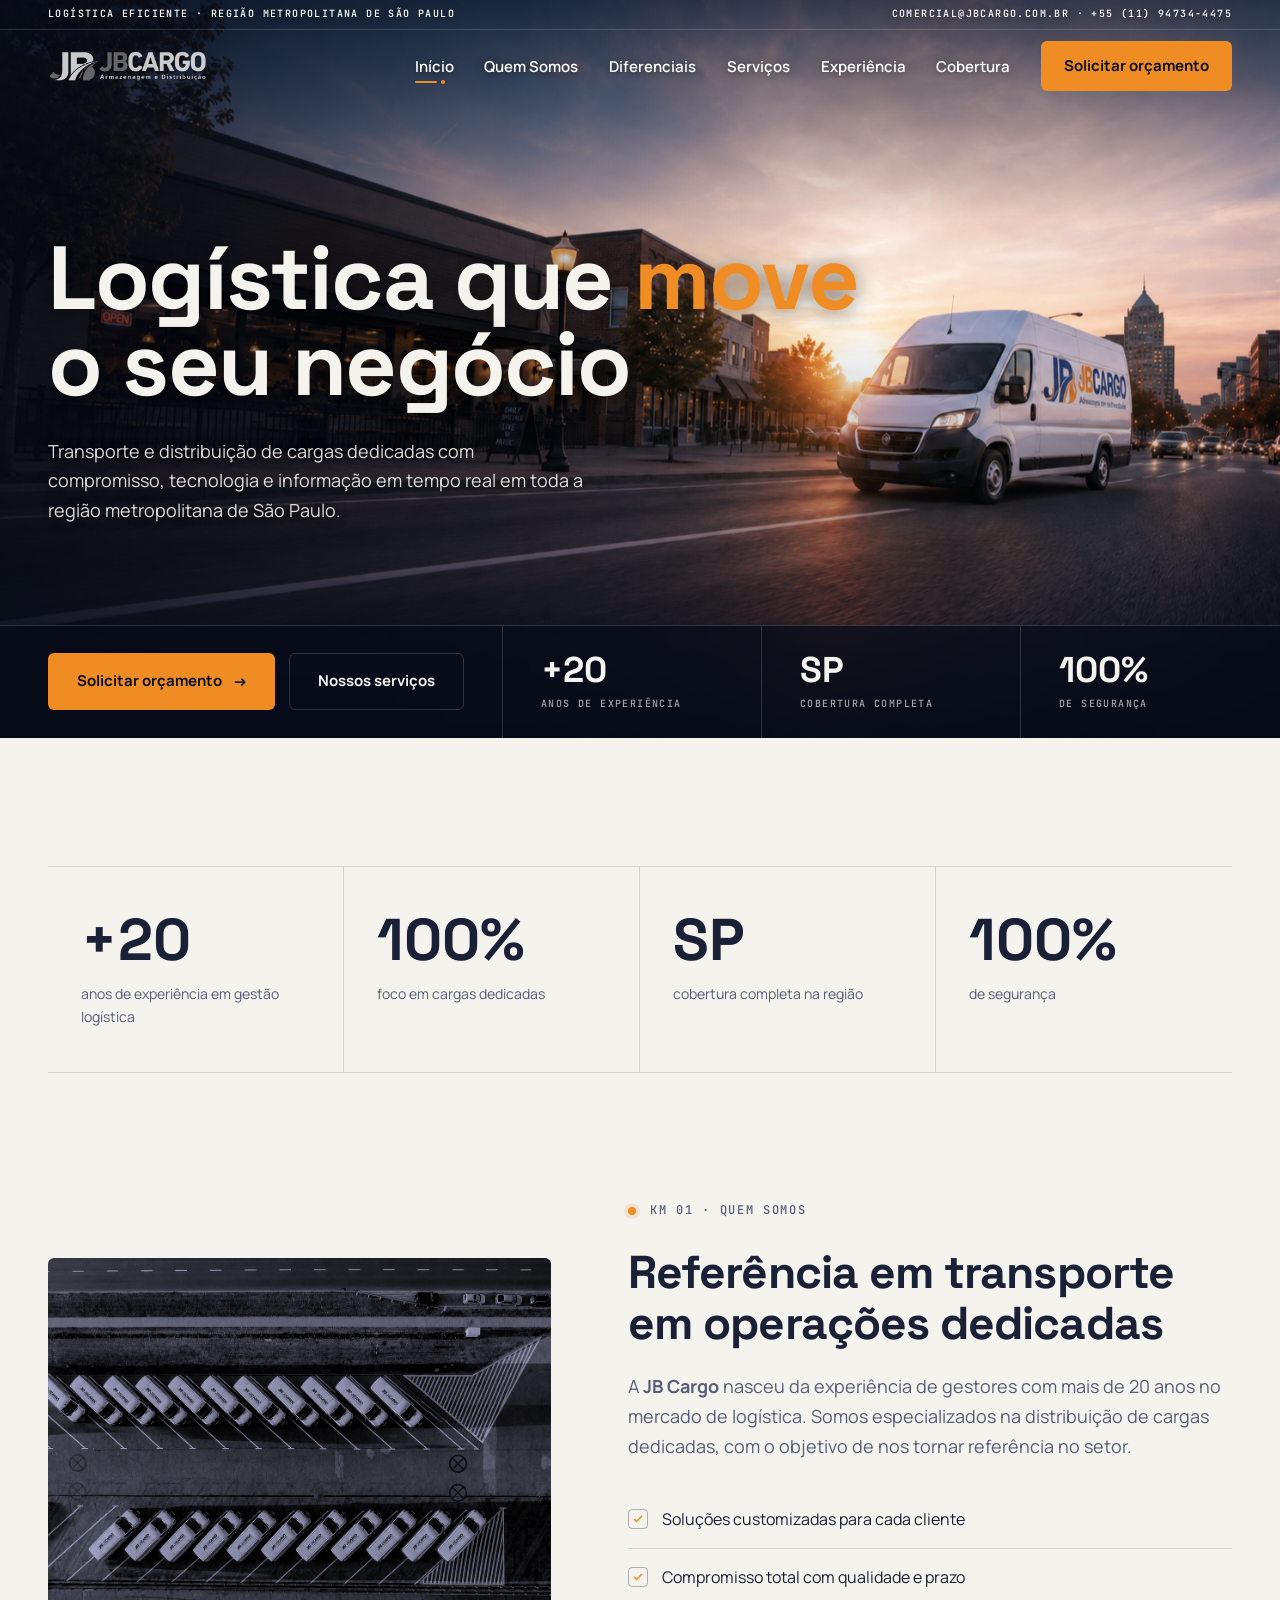
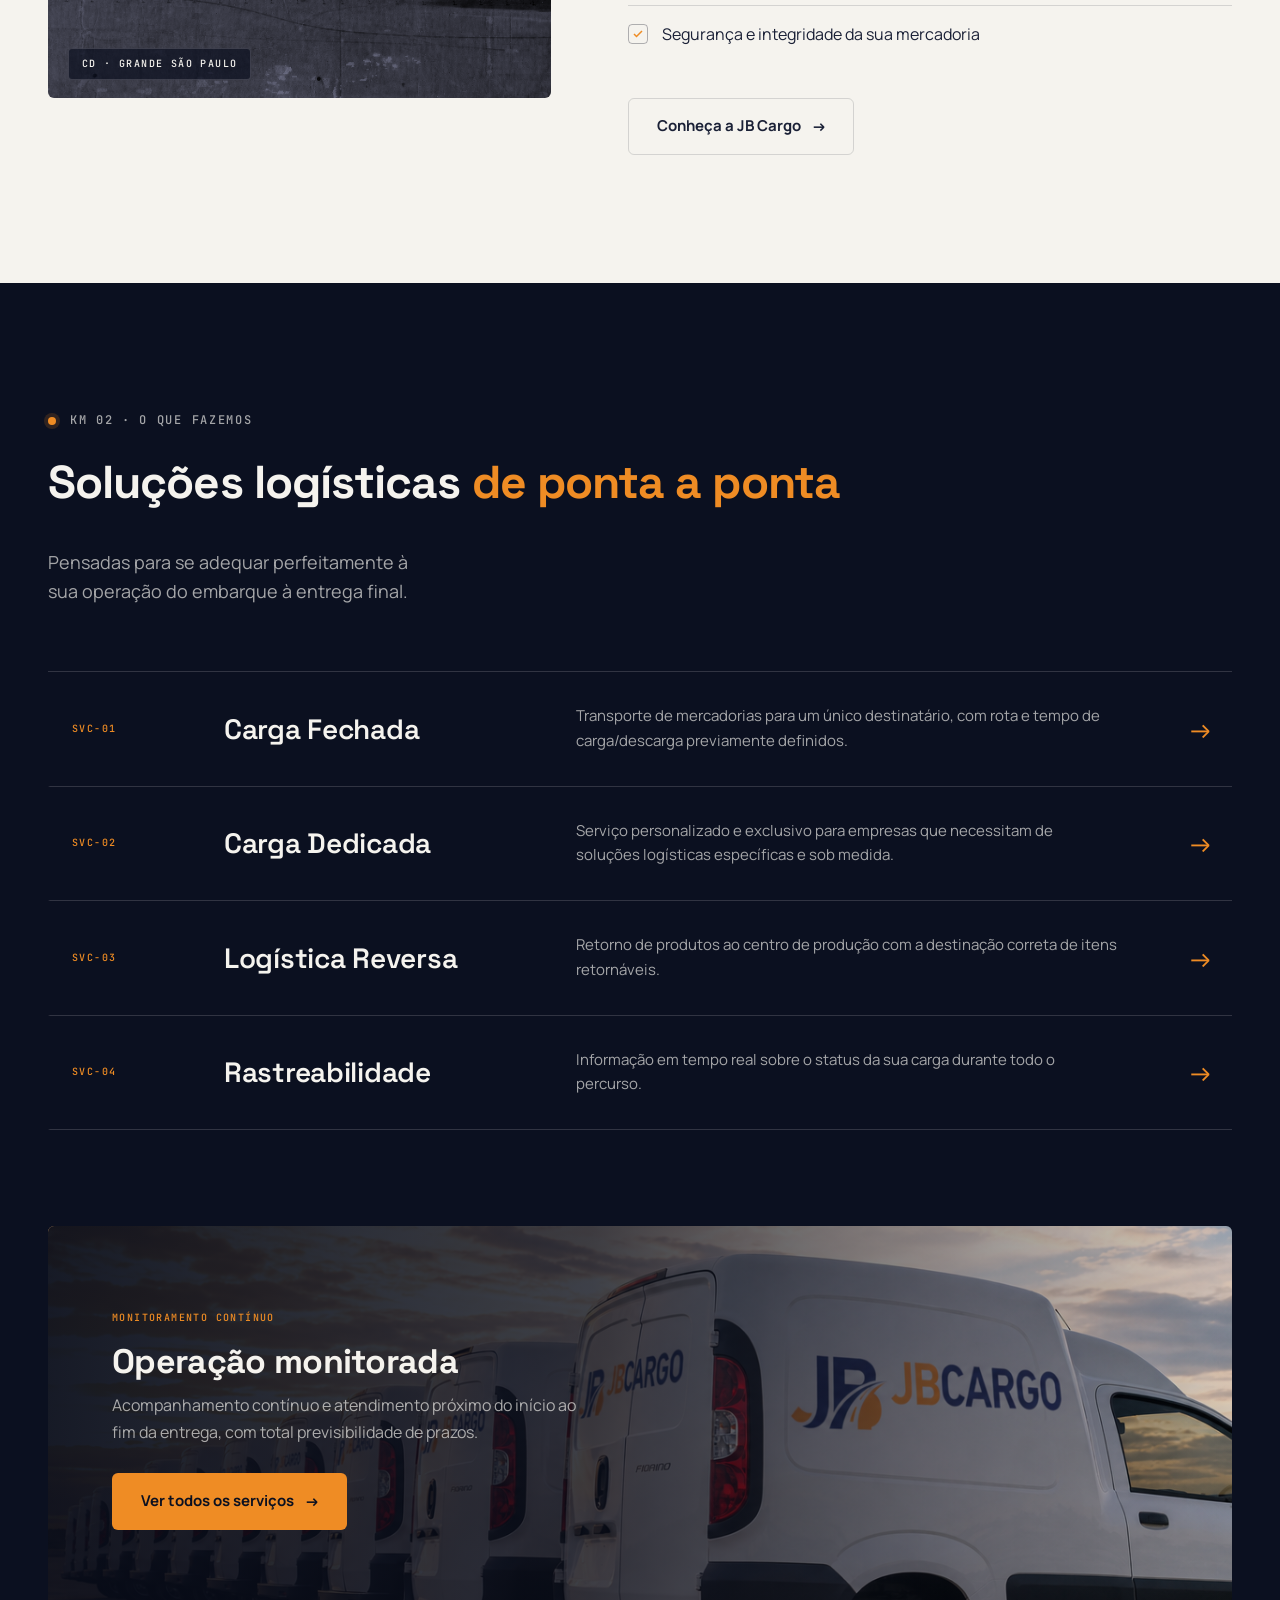
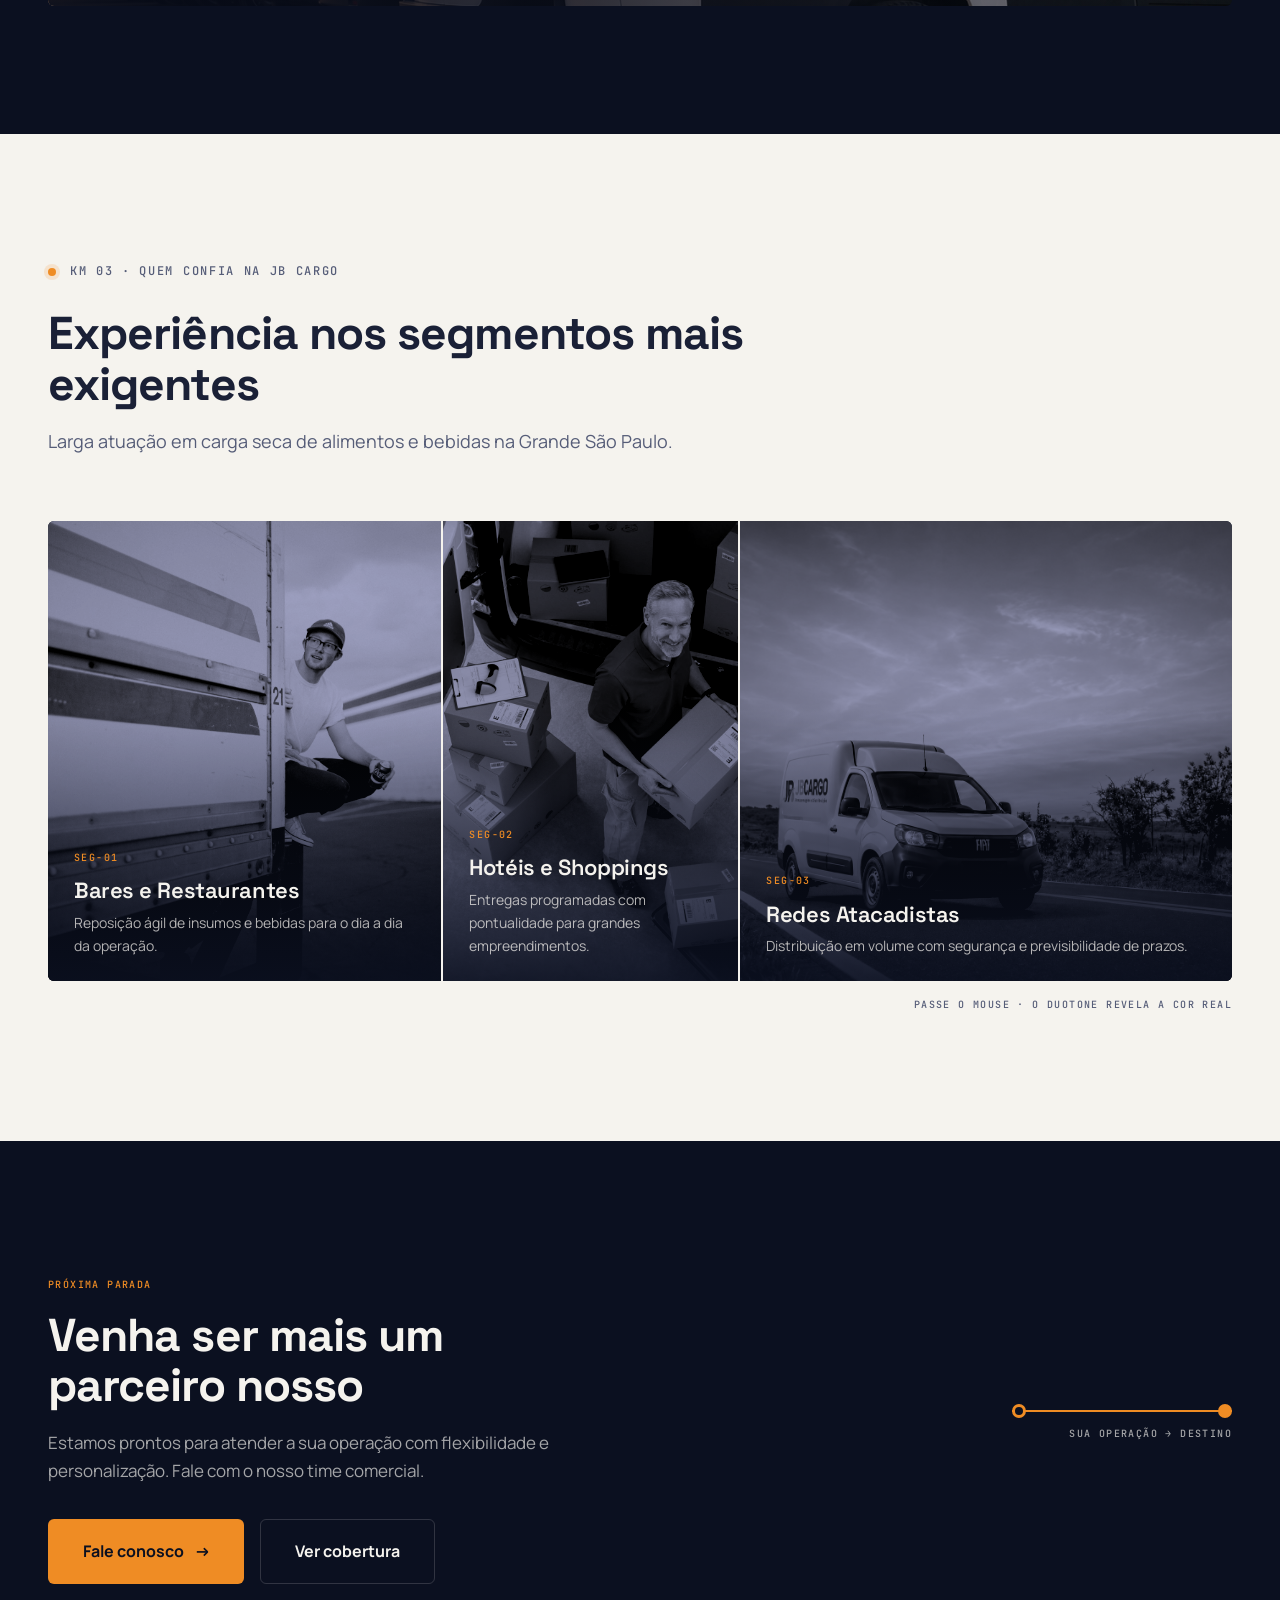
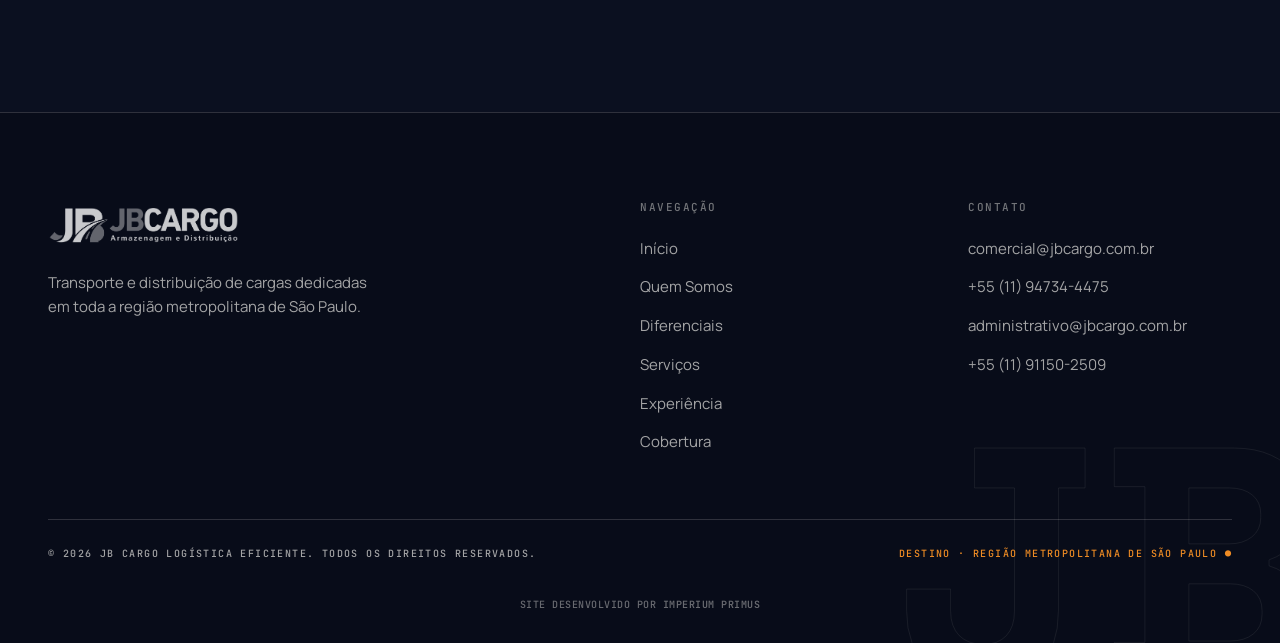
<file: docs/index.html>
<!DOCTYPE html>
<html lang="pt-BR">
<head>
<meta charset="UTF-8">
<meta name="viewport" content="width=device-width, initial-scale=1">
<title>JB Cargo Logística Eficiente</title>
<meta name="description" content="JB Cargo transporte e distribuição de cargas dedicadas em toda a região metropolitana de São Paulo.">
<link rel="icon" href="assets/img/slogo-color.png">
<link rel="preconnect" href="https://fonts.googleapis.com">
<link rel="preconnect" href="https://fonts.gstatic.com" crossorigin>
<link href="https://fonts.googleapis.com/css2?family=Space+Grotesk:wght@400;500;600;700&family=Manrope:wght@400;500;600;700;800&family=JetBrains+Mono:wght@400;500;600&family=IBM+Plex+Sans+Condensed:wght@600;700&display=swap" rel="stylesheet">
<link rel="stylesheet" href="assets/css/style.css">
</head>
<body>

<div class="route-progress" aria-hidden="true"></div>

<!-- Cabeçalho -->
<header class="masthead">
  <div class="topbar" aria-hidden="true">
    <div class="topbar__in shell">
      <span class="mono-xs">Logística Eficiente · Região Metropolitana de São Paulo</span>
      <span class="mono-xs"><a href="mailto:comercial@jbcargo.com.br">comercial@jbcargo.com.br</a> · <a href="tel:+5511947344475">+55 (11) 94734-4475</a></span>
    </div>
  </div>
  <nav class="nav shell" aria-label="Principal">
    <a class="brand" href="index.html" aria-label="JB Cargo início">
      <img class="brand__logo brand__logo--light" src="assets/img/logo-branco.png" alt=""><img class="brand__logo brand__logo--color" src="assets/img/logo-color.webp" alt="JB Cargo Armazenagem e Distribuicao">
    </a>
    <button class="burger" aria-label="Abrir menu" aria-expanded="false" aria-controls="menu">
      <span></span><span></span><span></span>
    </button>
    <ul class="mainnav" id="menu">
      <li><a href="index.html" class="navlink is-active" aria-current="page">Início</a></li>
      <li><a href="quem-somos.html" class="navlink">Quem Somos</a></li>
      <li><a href="diferenciais.html" class="navlink">Diferenciais</a></li>
      <li><a href="servicos.html" class="navlink">Serviços</a></li>
      <li><a href="experiencia.html" class="navlink">Experiência</a></li>
      <li><a href="cobertura.html" class="navlink">Cobertura</a></li>
      <li class="nav__cta"><a class="btn" href="contato.html">Solicitar orçamento</a></li>
    </ul>
  </nav>
</header>

<main>
<!-- Hero -->
<section class="hero">
  <div class="hero__media"><img src="assets/img/hero-home.png" alt="Van da JB Cargo em rua comercial ao entardecer" fetchpriority="high"></div>
  <div class="hero__tint" aria-hidden="true"></div>
  <div class="hero__body shell">
    <h1 class="hero__title">Logística que <em>move</em> <span class="l2">o seu negócio</span></h1>
    <p class="hero__lead">Transporte e distribuição de cargas dedicadas com compromisso, tecnologia e informação em tempo real em toda a região metropolitana de São Paulo.</p>
  </div>
  <div class="ops">
    <div class="ops__in">
      <div class="ops__cell ops__cell--cta">
        <a class="btn" href="contato.html">Solicitar orçamento <span class="arr" aria-hidden="true">→</span></a>
        <a class="btn btn--ghost" href="servicos.html">Nossos serviços</a>
      </div>
      <div class="ops__cell"><div class="ops__n">+20</div><div class="ops__l mono-xs">anos de experiência</div></div>
      <div class="ops__cell"><div class="ops__n">SP</div><div class="ops__l mono-xs">cobertura completa</div></div>
      <div class="ops__cell"><div class="ops__n">100%</div><div class="ops__l mono-xs">de segurança</div></div>
    </div>
  </div>
</section>

<!-- Destaques / estatísticas -->
<section class="section">
  <div class="shell">
    <div class="metrics reveal">
      <div class="metric"><div class="metric__num" data-count="20" data-prefix="+" data-suffix="">+20</div><div class="metric__label">anos de experiência em gestão logística</div></div>
      <div class="metric"><div class="metric__num" data-count="100" data-suffix="%">100%</div><div class="metric__label">foco em cargas dedicadas</div></div>
      <div class="metric"><div class="metric__num">SP</div><div class="metric__label">cobertura completa na região</div></div>
      <div class="metric"><div class="metric__num" data-count="100" data-suffix="%">100%</div><div class="metric__label">de segurança</div></div>
    </div>
  </div>
</section>

<!-- Sobre resumido -->
<section class="section" style="padding-top:0">
  <div class="shell split">
    <div class="media reveal">
      <img src="assets/img/quem-somos.png" alt="Carga paletizada sendo movimentada em armazém" loading="lazy">
      <span class="media__tag mono-xs">CD · Grande São Paulo</span>
    </div>
    <div class="reveal" data-delay="1">
      <div class="eyebrow"><span class="dot" aria-hidden="true"></span><span class="mono">KM 01 · Quem Somos</span></div>
      <h2 class="h2">Referência em transporte em operações dedicadas</h2>
      <p class="lead" style="margin:24px 0 30px">A <strong>JB Cargo</strong> nasceu da experiência de gestores com mais de 20 anos no mercado de logística. Somos especializados na distribuição de cargas dedicadas, com o objetivo de nos tornar referência no setor.</p>
      <ul class="ticks">
        <li><span class="tk"><svg viewBox="0 0 24 24" fill="none" stroke="currentColor" stroke-width="3" aria-hidden="true"><path d="M20 6L9 17l-5-5"/></svg></span> Soluções customizadas para cada cliente</li>
        <li><span class="tk"><svg viewBox="0 0 24 24" fill="none" stroke="currentColor" stroke-width="3" aria-hidden="true"><path d="M20 6L9 17l-5-5"/></svg></span> Compromisso total com qualidade e prazo</li>
        <li><span class="tk"><svg viewBox="0 0 24 24" fill="none" stroke="currentColor" stroke-width="3" aria-hidden="true"><path d="M20 6L9 17l-5-5"/></svg></span> Segurança e integridade da sua mercadoria</li>
      </ul>
      <p style="margin-top:36px"><a class="btn btn--ghost" href="quem-somos.html">Conheça a JB Cargo <span class="arr" aria-hidden="true">→</span></a></p>
    </div>
  </div>
</section>

<!-- Serviços índice de manifesto -->
<section class="section sec--ink">
  <div class="shell">
    <div class="headline headline--row reveal">
      <div>
        <div class="eyebrow"><span class="dot" aria-hidden="true"></span><span class="mono">KM 02 · O que fazemos</span></div>
        <h2 class="h2">Soluções logísticas <em>de ponta a ponta</em></h2>
      </div>
      <p class="lead">Pensadas para se adequar perfeitamente à sua operação do embarque à entrega final.</p>
    </div>
    <div class="svc-index reveal" data-delay="1">
      <a class="svc-row" href="servicos.html">
        <span class="idx mono-xs">SVC-01</span>
        <span class="t">Carga Fechada</span>
        <span class="d">Transporte de mercadorias para um único destinatário, com rota e tempo de carga/descarga previamente definidos.</span>
        <span class="arr" aria-hidden="true">→</span>
      </a>
      <a class="svc-row" href="servicos.html">
        <span class="idx mono-xs">SVC-02</span>
        <span class="t">Carga Dedicada</span>
        <span class="d">Serviço personalizado e exclusivo para empresas que necessitam de soluções logísticas específicas e sob medida.</span>
        <span class="arr" aria-hidden="true">→</span>
      </a>
      <a class="svc-row" href="servicos.html">
        <span class="idx mono-xs">SVC-03</span>
        <span class="t">Logística Reversa</span>
        <span class="d">Retorno de produtos ao centro de produção com a destinação correta de itens retornáveis.</span>
        <span class="arr" aria-hidden="true">→</span>
      </a>
      <a class="svc-row" href="servicos.html">
        <span class="idx mono-xs">SVC-04</span>
        <span class="t">Rastreabilidade</span>
        <span class="d">Informação em tempo real sobre o status da sua carga durante todo o percurso.</span>
        <span class="arr" aria-hidden="true">→</span>
      </a>
    </div>
    <div class="banner reveal">
      <div class="banner__media"><img src="assets/img/diferenciais.png" alt="Fila de baús de carga âmbar da JB Cargo" loading="lazy"></div>
      <div class="banner__tint" aria-hidden="true"></div>
      <div class="banner__in">
        <span class="mono-xs" style="color:var(--amber)">Monitoramento contínuo</span>
        <h3>Operação monitorada</h3>
        <p>Acompanhamento contínuo e atendimento próximo do início ao fim da entrega, com total previsibilidade de prazos.</p>
        <a class="btn" href="servicos.html">Ver todos os serviços <span class="arr" aria-hidden="true">→</span></a>
      </div>
    </div>
  </div>
</section>

<!-- Segmentos / prova -->
<section class="section">
  <div class="shell">
    <div class="headline reveal">
      <div class="eyebrow"><span class="dot" aria-hidden="true"></span><span class="mono">KM 03 · Quem confia na JB Cargo</span></div>
      <h2 class="h2">Experiência nos segmentos mais exigentes</h2>
      <p class="lead" style="margin-top:18px">Larga atuação em carga seca de alimentos e bebidas na Grande São Paulo.</p>
    </div>
    <div class="trip reveal" data-delay="1">
      <article class="trip__cell">
        <img src="assets/img/experiencia.jpg" alt="Colaborador experiente da JB Cargo em armazém" loading="lazy">
        <div class="trip__grad" aria-hidden="true"></div>
        <div class="trip__txt">
          <span class="mono-xs">SEG-01</span>
          <h3>Bares e Restaurantes</h3>
          <p>Reposição ágil de insumos e bebidas para o dia a dia da operação.</p>
        </div>
      </article>
      <article class="trip__cell">
        <img src="assets/img/contato.jpg" alt="Entregador da JB Cargo com encomendas" loading="lazy">
        <div class="trip__grad" aria-hidden="true"></div>
        <div class="trip__txt">
          <span class="mono-xs">SEG-02</span>
          <h3>Hotéis e Shoppings</h3>
          <p>Entregas programadas com pontualidade para grandes empreendimentos.</p>
        </div>
      </article>
      <article class="trip__cell">
        <img src="assets/img/servicos.png" alt="Armazém com empilhadeira e paletes" loading="lazy">
        <div class="trip__grad" aria-hidden="true"></div>
        <div class="trip__txt">
          <span class="mono-xs">SEG-03</span>
          <h3>Redes Atacadistas</h3>
          <p>Distribuição em volume com segurança e previsibilidade de prazos.</p>
        </div>
      </article>
    </div>
    <p class="trip__hint mono-xs" aria-hidden="true">Passe o mouse · o duotone revela a cor real</p>
  </div>
</section>

<!-- Faixa CTA -->
<section class="cta">
  <div class="shell">
    <div class="cta__inner reveal">
      <div>
        <span class="mono-xs" style="color:var(--amber)">Próxima parada</span>
        <h2>Venha ser mais um parceiro nosso</h2>
        <p>Estamos prontos para atender a sua operação com flexibilidade e personalização. Fale com o nosso time comercial.</p>
        <div class="cta__actions">
          <a class="btn btn--lg" href="contato.html">Fale conosco <span class="arr" aria-hidden="true">→</span></a>
          <a class="btn btn--ghost btn--lg" href="cobertura.html">Ver cobertura</a>
        </div>
      </div>
      <div class="cta__route" aria-hidden="true">
        <div class="cta__line"></div>
        <span class="mono-xs">Sua operação → Destino</span>
      </div>
    </div>
  </div>
</section>
</main>

<!-- Rodapé -->
<footer class="footer">
  <div class="footer__wm" aria-hidden="true">JB</div>
  <div class="shell">
    <div class="footer__grid">
      <div class="footer__brand">
        <img src="assets/img/logo-branco.png" alt="JB Cargo">
        <p class="footer__desc">Transporte e distribuição de cargas dedicadas em toda a região metropolitana de São Paulo.</p>
      </div>
      <div>
        <h4>Navegação</h4>
        <ul>
          <li><a href="index.html">Início</a></li>
          <li><a href="quem-somos.html">Quem Somos</a></li>
          <li><a href="diferenciais.html">Diferenciais</a></li>
          <li><a href="servicos.html">Serviços</a></li>
          <li><a href="experiencia.html">Experiência</a></li>
          <li><a href="cobertura.html">Cobertura</a></li>
        </ul>
      </div>
      <div>
        <h4>Contato</h4>
        <ul>
          <li><a href="mailto:comercial@jbcargo.com.br">comercial@jbcargo.com.br</a></li>
          <li><a href="tel:+5511947344475">+55 (11) 94734-4475</a></li>
          <li><a href="mailto:administrativo@jbcargo.com.br">administrativo@jbcargo.com.br</a></li>
          <li><a href="tel:+5511911502509">+55 (11) 91150-2509</a></li>
        </ul>
      </div>
    </div>
    <div class="footer__bottom">
      <span class="mono-xs">© <span data-year>2026</span> JB Cargo Logística Eficiente. Todos os direitos reservados.</span>
      <span class="mono-xs dest">Destino · Região Metropolitana de São Paulo ●</span>
    </div>
    <div class="footer__credit mono-xs">Site desenvolvido por <strong>Imperium Primus</strong></div>
  </div>
</footer>

<script src="assets/js/main.js"></script>
</body>
</html>
</file>
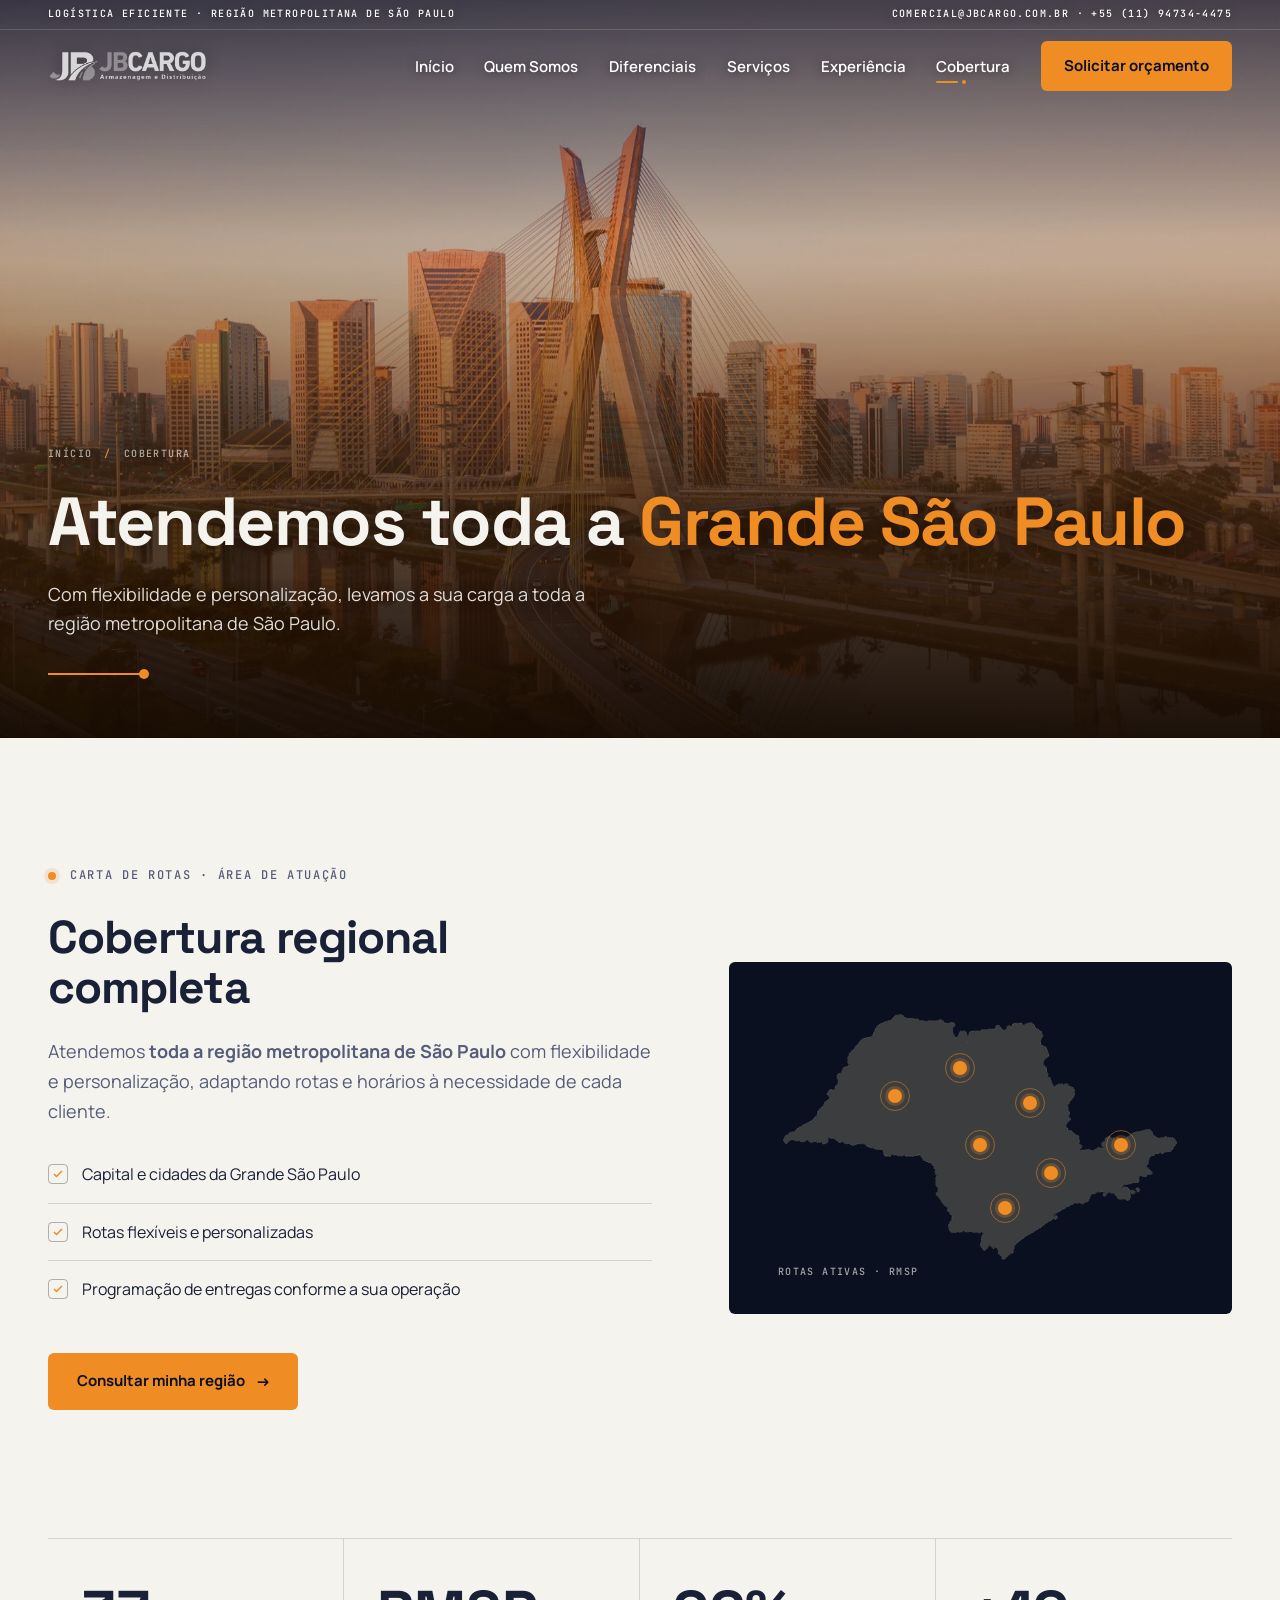
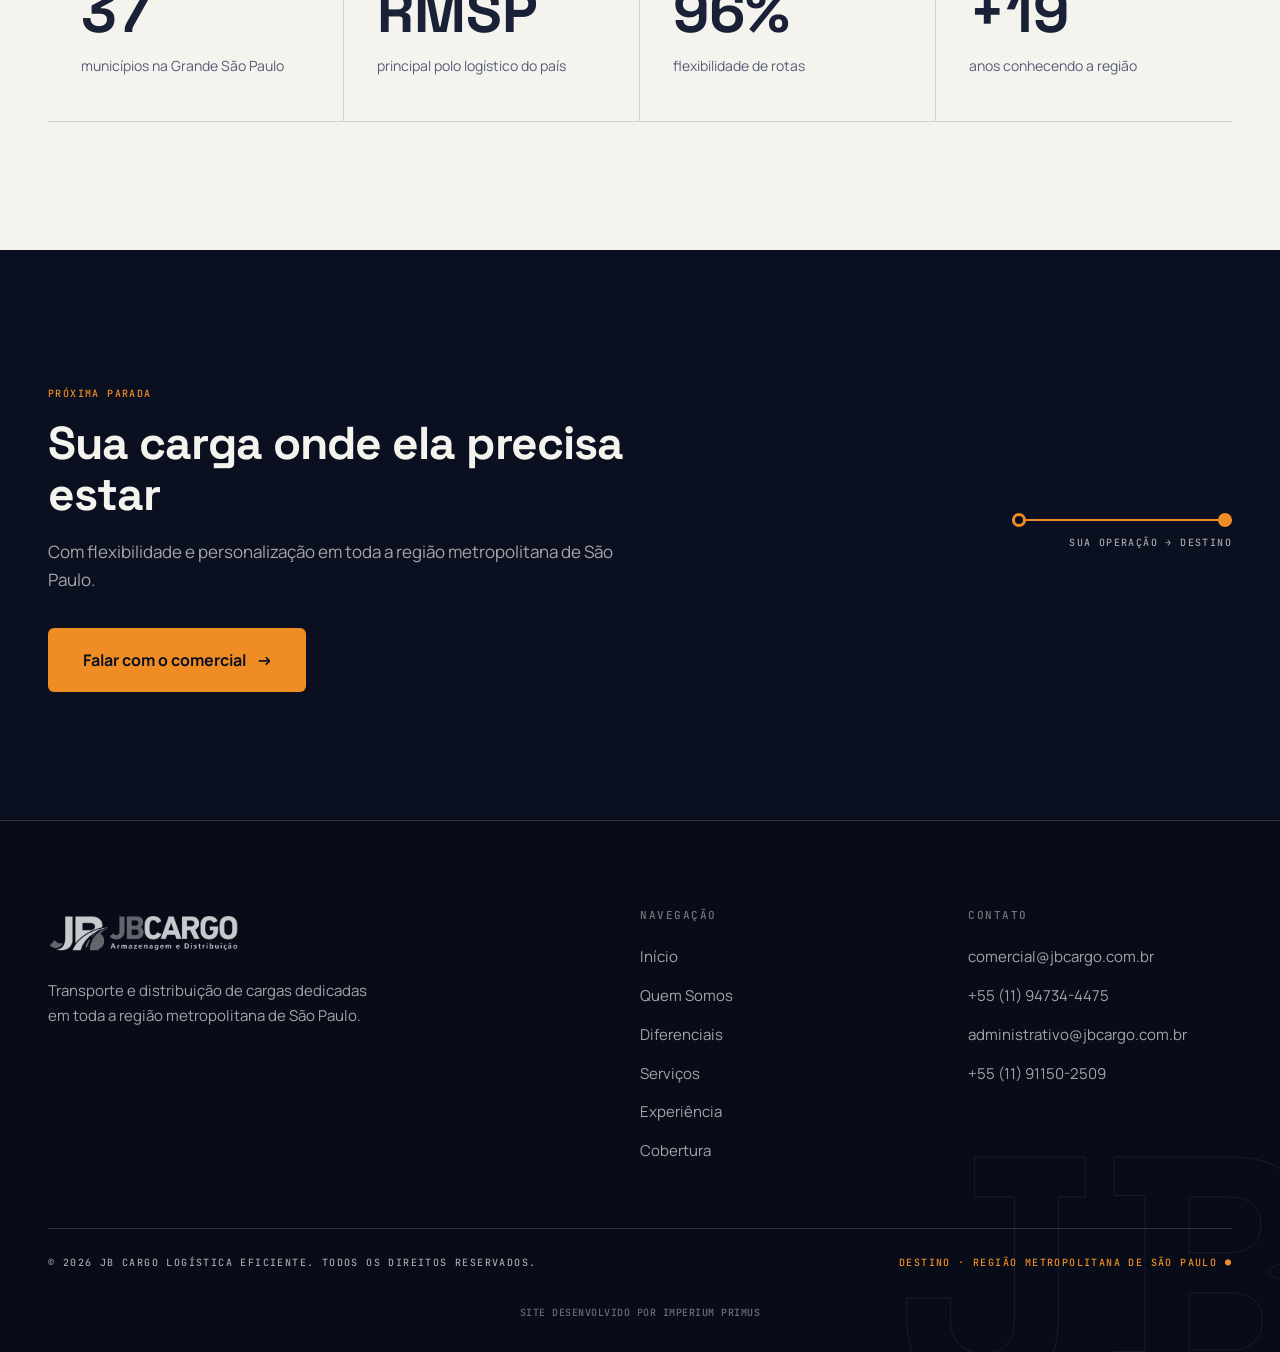
<file: docs/cobertura.html>
<!DOCTYPE html>
<html lang="pt-BR">
<head>
<meta charset="UTF-8">
<meta name="viewport" content="width=device-width, initial-scale=1">
<title>Área de Cobertura JB Cargo</title>
<meta name="description" content="A JB Cargo atende toda a região metropolitana de São Paulo com flexibilidade e personalização.">
<link rel="icon" href="assets/img/slogo-color.png">
<link rel="preconnect" href="https://fonts.googleapis.com">
<link rel="preconnect" href="https://fonts.gstatic.com" crossorigin>
<link href="https://fonts.googleapis.com/css2?family=Space+Grotesk:wght@400;500;600;700&family=Manrope:wght@400;500;600;700;800&family=JetBrains+Mono:wght@400;500;600&family=IBM+Plex+Sans+Condensed:wght@600;700&display=swap" rel="stylesheet">
<link rel="stylesheet" href="assets/css/style.css">
</head>
<body>

<div class="route-progress" aria-hidden="true"></div>

<header class="masthead">
  <div class="topbar" aria-hidden="true">
    <div class="topbar__in shell">
      <span class="mono-xs">Logística Eficiente · Região Metropolitana de São Paulo</span>
      <span class="mono-xs"><a href="mailto:comercial@jbcargo.com.br">comercial@jbcargo.com.br</a> · <a href="tel:+5511947344475">+55 (11) 94734-4475</a></span>
    </div>
  </div>
  <nav class="nav shell" aria-label="Principal">
    <a class="brand" href="index.html" aria-label="JB Cargo início"><img class="brand__logo brand__logo--light" src="assets/img/logo-branco.png" alt=""><img class="brand__logo brand__logo--color" src="assets/img/logo-color.webp" alt="JB Cargo Armazenagem e Distribuicao"></a>
    <button class="burger" aria-label="Abrir menu" aria-expanded="false" aria-controls="menu"><span></span><span></span><span></span></button>
    <ul class="mainnav" id="menu">
      <li><a href="index.html" class="navlink">Início</a></li>
      <li><a href="quem-somos.html" class="navlink">Quem Somos</a></li>
      <li><a href="diferenciais.html" class="navlink">Diferenciais</a></li>
      <li><a href="servicos.html" class="navlink">Serviços</a></li>
      <li><a href="experiencia.html" class="navlink">Experiência</a></li>
      <li><a href="cobertura.html" class="navlink is-active" aria-current="page">Cobertura</a></li>
      <li class="nav__cta"><a class="btn" href="contato.html">Solicitar orçamento</a></li>
    </ul>
  </nav>
</header>

<main>
<section class="pagehead">
  <div class="pagehead__media"><img src="assets/img/regiao-sp.jpg" alt="Ponte estaiada em São Paulo" fetchpriority="high"></div>
  <div class="pagehead__tint" aria-hidden="true"></div>
  <div class="pagehead__inner shell">
    <div class="crumb mono-xs"><a href="index.html">Início</a> <span class="sep" aria-hidden="true">/</span> <span>Cobertura</span></div>
    <h1>Atendemos toda a <em>Grande São Paulo</em></h1>
    <p class="pagehead__lead">Com flexibilidade e personalização, levamos a sua carga a toda a região metropolitana de São Paulo.</p>
    <div class="pagehead__rule" aria-hidden="true"></div>
  </div>
</section>

<!-- Carta de rotas -->
<section class="section">
  <div class="shell split split--rev">
    <div class="reveal">
      <div class="eyebrow"><span class="dot" aria-hidden="true"></span><span class="mono">Carta de rotas · Área de atuação</span></div>
      <h2 class="h2">Cobertura regional completa</h2>
      <p class="lead" style="margin-top:24px">Atendemos <strong>toda a região metropolitana de São Paulo</strong> com flexibilidade e personalização, adaptando rotas e horários à necessidade de cada cliente.</p>
      <ul class="ticks" style="margin-top:20px">
        <li><span class="tk"><svg viewBox="0 0 24 24" fill="none" stroke="currentColor" stroke-width="3" aria-hidden="true"><path d="M20 6L9 17l-5-5"/></svg></span> Capital e cidades da Grande São Paulo</li>
        <li><span class="tk"><svg viewBox="0 0 24 24" fill="none" stroke="currentColor" stroke-width="3" aria-hidden="true"><path d="M20 6L9 17l-5-5"/></svg></span> Rotas flexíveis e personalizadas</li>
        <li><span class="tk"><svg viewBox="0 0 24 24" fill="none" stroke="currentColor" stroke-width="3" aria-hidden="true"><path d="M20 6L9 17l-5-5"/></svg></span> Programação de entregas conforme a sua operação</li>
      </ul>
      <p style="margin-top:36px"><a class="btn" href="contato.html">Consultar minha região <span class="arr" aria-hidden="true">→</span></a></p>
    </div>
    <div class="map reveal" data-delay="1">
      <img src="assets/img/mapa-sp.png" alt="Mapa do estado de São Paulo destacando a área de atendimento" loading="lazy">
      <span class="map__pin" style="left:33%;top:38%" aria-hidden="true"><i></i></span>
      <span class="map__pin" style="left:46%;top:30%" aria-hidden="true"><i></i></span>
      <span class="map__pin" style="left:60%;top:40%" aria-hidden="true"><i></i></span>
      <span class="map__pin" style="left:50%;top:52%" aria-hidden="true"><i></i></span>
      <span class="map__pin" style="left:64%;top:60%" aria-hidden="true"><i></i></span>
      <span class="map__pin" style="left:78%;top:52%" aria-hidden="true"><i></i></span>
      <span class="map__pin" style="left:55%;top:70%" aria-hidden="true"><i></i></span>
      <span class="map__tag mono-xs" aria-hidden="true">Rotas ativas · RMSP</span>
    </div>
  </div>
</section>

<!-- Métricas da região -->
<section class="section" style="padding-top:0">
  <div class="shell">
    <div class="metrics reveal">
      <div class="metric"><div class="metric__num" data-count="39">39</div><div class="metric__label">municípios na Grande São Paulo</div></div>
      <div class="metric"><div class="metric__num">RMSP</div><div class="metric__label">principal polo logístico do país</div></div>
      <div class="metric"><div class="metric__num" data-count="100" data-suffix="%">100%</div><div class="metric__label">flexibilidade de rotas</div></div>
      <div class="metric"><div class="metric__num" data-count="20" data-prefix="+">+20</div><div class="metric__label">anos conhecendo a região</div></div>
    </div>
  </div>
</section>

<section class="cta">
  <div class="shell">
    <div class="cta__inner reveal">
      <div>
        <span class="mono-xs" style="color:var(--amber)">Próxima parada</span>
        <h2>Sua carga onde ela precisa estar</h2>
        <p>Com flexibilidade e personalização em toda a região metropolitana de São Paulo.</p>
        <div class="cta__actions"><a class="btn btn--lg" href="contato.html">Falar com o comercial <span class="arr" aria-hidden="true">→</span></a></div>
      </div>
      <div class="cta__route" aria-hidden="true">
        <div class="cta__line"></div>
        <span class="mono-xs">Sua operação → Destino</span>
      </div>
    </div>
  </div>
</section>
</main>

<footer class="footer">
  <div class="footer__wm" aria-hidden="true">JB</div>
  <div class="shell">
    <div class="footer__grid">
      <div class="footer__brand">
        <img src="assets/img/logo-branco.png" alt="JB Cargo">
        <p class="footer__desc">Transporte e distribuição de cargas dedicadas em toda a região metropolitana de São Paulo.</p>
      </div>
      <div>
        <h4>Navegação</h4>
        <ul>
          <li><a href="index.html">Início</a></li>
          <li><a href="quem-somos.html">Quem Somos</a></li>
          <li><a href="diferenciais.html">Diferenciais</a></li>
          <li><a href="servicos.html">Serviços</a></li>
          <li><a href="experiencia.html">Experiência</a></li>
          <li><a href="cobertura.html">Cobertura</a></li>
        </ul>
      </div>
      <div>
        <h4>Contato</h4>
        <ul>
          <li><a href="mailto:comercial@jbcargo.com.br">comercial@jbcargo.com.br</a></li>
          <li><a href="tel:+5511947344475">+55 (11) 94734-4475</a></li>
          <li><a href="mailto:administrativo@jbcargo.com.br">administrativo@jbcargo.com.br</a></li>
          <li><a href="tel:+5511911502509">+55 (11) 91150-2509</a></li>
        </ul>
      </div>
    </div>
    <div class="footer__bottom">
      <span class="mono-xs">© <span data-year>2026</span> JB Cargo Logística Eficiente. Todos os direitos reservados.</span>
      <span class="mono-xs dest">Destino · Região Metropolitana de São Paulo ●</span>
    </div>
    <div class="footer__credit mono-xs">Site desenvolvido por <strong>Imperium Primus</strong></div>
  </div>
</footer>

<script src="assets/js/main.js"></script>
</body>
</html>
</file>
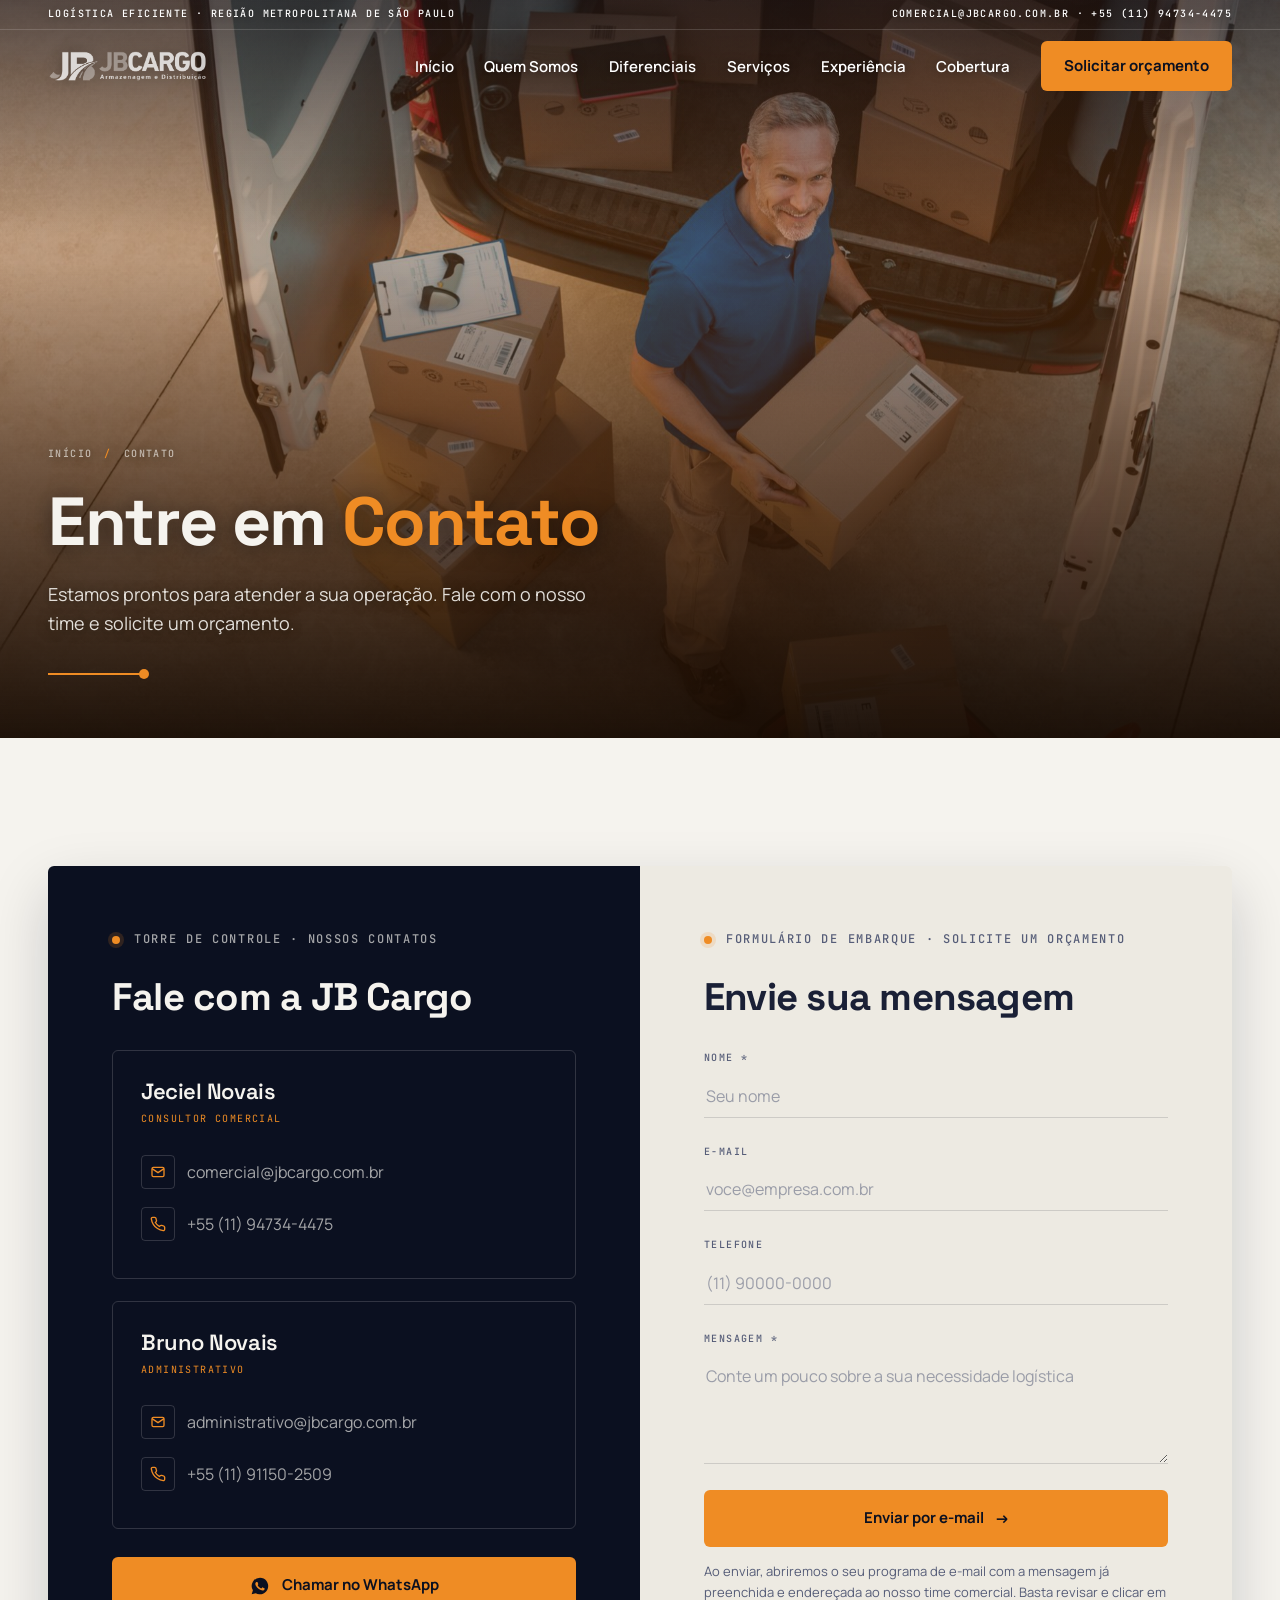
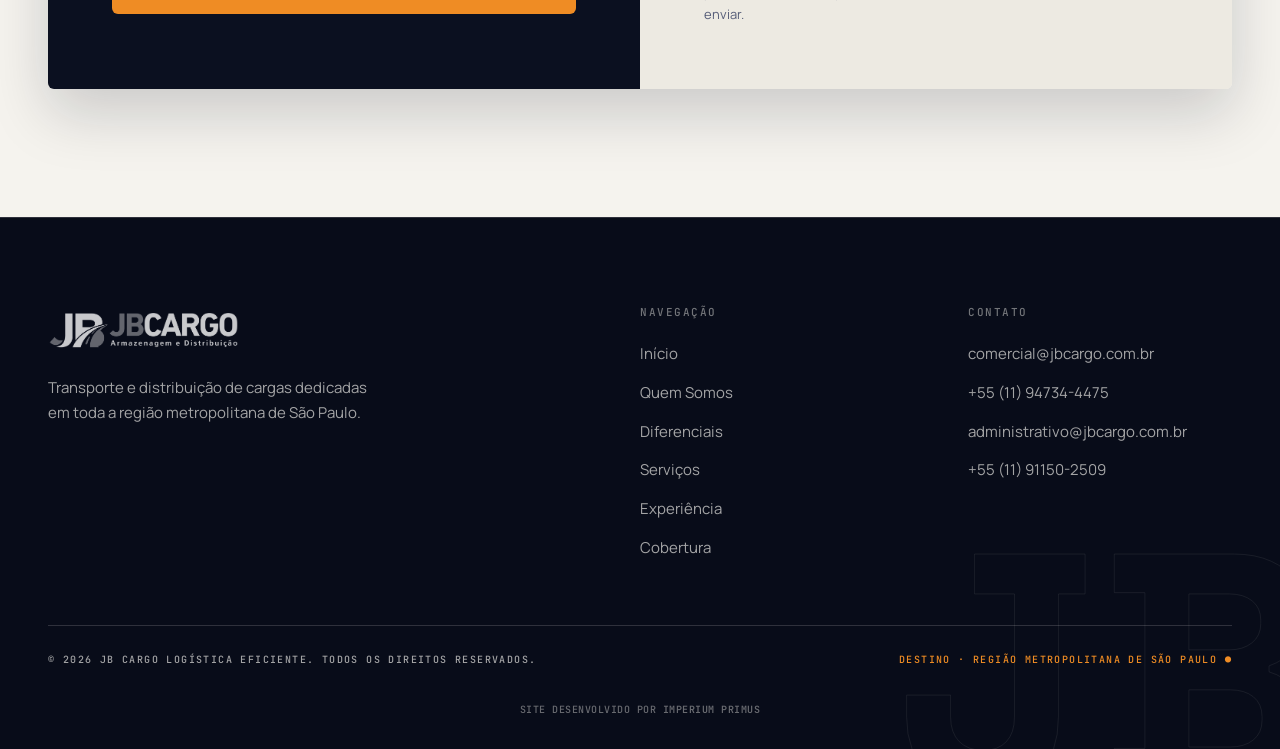
<file: docs/contato.html>
<!DOCTYPE html>
<html lang="pt-BR">
<head>
<meta charset="UTF-8">
<meta name="viewport" content="width=device-width, initial-scale=1">
<title>Contato JB Cargo</title>
<meta name="description" content="Fale com a JB Cargo. Jeciel Novais (Comercial) e Bruno Novais (Administrativo). Atendimento em toda a Grande São Paulo.">
<link rel="icon" href="assets/img/slogo-color.png">
<link rel="preconnect" href="https://fonts.googleapis.com">
<link rel="preconnect" href="https://fonts.gstatic.com" crossorigin>
<link href="https://fonts.googleapis.com/css2?family=Space+Grotesk:wght@400;500;600;700&family=Manrope:wght@400;500;600;700;800&family=JetBrains+Mono:wght@400;500;600&family=IBM+Plex+Sans+Condensed:wght@600;700&display=swap" rel="stylesheet">
<link rel="stylesheet" href="assets/css/style.css">
</head>
<body>

<div class="route-progress" aria-hidden="true"></div>

<header class="masthead">
  <div class="topbar" aria-hidden="true">
    <div class="topbar__in shell">
      <span class="mono-xs">Logística Eficiente · Região Metropolitana de São Paulo</span>
      <span class="mono-xs"><a href="mailto:comercial@jbcargo.com.br">comercial@jbcargo.com.br</a> · <a href="tel:+5511947344475">+55 (11) 94734-4475</a></span>
    </div>
  </div>
  <nav class="nav shell" aria-label="Principal">
    <a class="brand" href="index.html" aria-label="JB Cargo início"><img class="brand__logo brand__logo--light" src="assets/img/logo-branco.png" alt=""><img class="brand__logo brand__logo--color" src="assets/img/logo-color.webp" alt="JB Cargo Armazenagem e Distribuicao"></a>
    <button class="burger" aria-label="Abrir menu" aria-expanded="false" aria-controls="menu"><span></span><span></span><span></span></button>
    <ul class="mainnav" id="menu">
      <li><a href="index.html" class="navlink">Início</a></li>
      <li><a href="quem-somos.html" class="navlink">Quem Somos</a></li>
      <li><a href="diferenciais.html" class="navlink">Diferenciais</a></li>
      <li><a href="servicos.html" class="navlink">Serviços</a></li>
      <li><a href="experiencia.html" class="navlink">Experiência</a></li>
      <li><a href="cobertura.html" class="navlink">Cobertura</a></li>
      <li class="nav__cta"><a class="btn" href="contato.html">Solicitar orçamento</a></li>
    </ul>
  </nav>
</header>

<main>
<section class="pagehead pagehead--low">
  <div class="pagehead__media"><img src="assets/img/contato.jpg" alt="Entregador da JB Cargo carregando encomendas" style="object-position:center 8%" fetchpriority="high"></div>
  <div class="pagehead__tint" aria-hidden="true"></div>
  <div class="pagehead__inner shell">
    <div class="crumb mono-xs"><a href="index.html">Início</a> <span class="sep" aria-hidden="true">/</span> <span>Contato</span></div>
    <h1>Entre em <em>Contato</em></h1>
    <p class="pagehead__lead">Estamos prontos para atender a sua operação. Fale com o nosso time e solicite um orçamento.</p>
    <div class="pagehead__rule" aria-hidden="true"></div>
  </div>
</section>

<!-- Torre de controle -->
<section class="section">
  <div class="shell">
    <div class="contact-grid reveal">

      <div class="contact-panel contact-panel--ink">
        <div class="eyebrow"><span class="dot" aria-hidden="true"></span><span class="mono" style="color:var(--tx-inv-dim)">Torre de controle · Nossos contatos</span></div>
        <h2 class="h2" style="font-size:clamp(1.7rem,3vw,2.4rem);margin-bottom:32px">Fale com a JB Cargo</h2>

        <div class="info-card">
          <h3>Jeciel Novais</h3>
          <div class="role">Consultor Comercial</div>
          <div class="info-line">
            <span class="ci"><svg viewBox="0 0 24 24" fill="none" stroke="currentColor" stroke-width="2" aria-hidden="true"><rect x="3" y="5" width="18" height="14" rx="2"/><path d="m3 7 9 6 9-6"/></svg></span>
            <a href="mailto:comercial@jbcargo.com.br">comercial@jbcargo.com.br</a>
          </div>
          <div class="info-line">
            <span class="ci"><svg viewBox="0 0 24 24" fill="none" stroke="currentColor" stroke-width="2" aria-hidden="true"><path d="M22 16.9v3a2 2 0 0 1-2.2 2 19.8 19.8 0 0 1-8.6-3.1 19.5 19.5 0 0 1-6-6A19.8 19.8 0 0 1 2 4.2 2 2 0 0 1 4 2h3a2 2 0 0 1 2 1.7c.1 1 .4 1.9.7 2.8a2 2 0 0 1-.5 2.1L8 9.8a16 16 0 0 0 6 6l1.2-1.2a2 2 0 0 1 2.1-.5c.9.3 1.8.6 2.8.7a2 2 0 0 1 1.7 2Z"/></svg></span>
            <a href="tel:+5511947344475">+55 (11) 94734-4475</a>
          </div>
        </div>

        <div class="info-card">
          <h3>Bruno Novais</h3>
          <div class="role">Administrativo</div>
          <div class="info-line">
            <span class="ci"><svg viewBox="0 0 24 24" fill="none" stroke="currentColor" stroke-width="2" aria-hidden="true"><rect x="3" y="5" width="18" height="14" rx="2"/><path d="m3 7 9 6 9-6"/></svg></span>
            <a href="mailto:administrativo@jbcargo.com.br">administrativo@jbcargo.com.br</a>
          </div>
          <div class="info-line">
            <span class="ci"><svg viewBox="0 0 24 24" fill="none" stroke="currentColor" stroke-width="2" aria-hidden="true"><path d="M22 16.9v3a2 2 0 0 1-2.2 2 19.8 19.8 0 0 1-8.6-3.1 19.5 19.5 0 0 1-6-6A19.8 19.8 0 0 1 2 4.2 2 2 0 0 1 4 2h3a2 2 0 0 1 2 1.7c.1 1 .4 1.9.7 2.8a2 2 0 0 1-.5 2.1L8 9.8a16 16 0 0 0 6 6l1.2-1.2a2 2 0 0 1 2.1-.5c.9.3 1.8.6 2.8.7a2 2 0 0 1 1.7 2Z"/></svg></span>
            <a href="tel:+5511911502509">+55 (11) 91150-2509</a>
          </div>
        </div>

        <p style="margin-top:28px"><a class="btn btn--wa btn--block" href="https://wa.me/5511947344475" target="_blank" rel="noopener">
          <svg viewBox="0 0 24 24" fill="currentColor" aria-hidden="true"><path d="M12 2a10 10 0 0 0-8.5 15.2L2 22l4.9-1.3A10 10 0 1 0 12 2Zm5.3 14.1c-.2.6-1.3 1.2-1.8 1.2-.5.1-1 .1-1.7-.1-.4-.1-.9-.3-1.6-.6-2.8-1.2-4.6-4-4.7-4.2-.1-.2-1.1-1.5-1.1-2.8 0-1.3.7-2 .9-2.2.2-.2.5-.3.7-.3h.5c.2 0 .4 0 .6.5l.8 1.9c.1.2.1.4 0 .5l-.4.6c-.2.2-.3.4-.1.7.2.3.8 1.3 1.7 2.1 1.1 1 2 1.3 2.3 1.4.2.1.4.1.6-.1l.7-.9c.2-.2.4-.2.6-.1l1.8.9c.3.1.5.2.5.3.1.1.1.6-.1 1.2Z"/></svg>
          Chamar no WhatsApp
        </a></p>
      </div>

      <div class="contact-panel contact-panel--paper">
        <div class="eyebrow"><span class="dot" aria-hidden="true"></span><span class="mono">Formulário de embarque · Solicite um orçamento</span></div>
        <h2 class="h2" style="font-size:clamp(1.7rem,3vw,2.4rem);margin-bottom:32px">Envie sua mensagem</h2>
        <form id="contato-form" novalidate>
          <label class="field" for="f-nome"><span>Nome *</span><input id="f-nome" name="nome" type="text" placeholder="Seu nome" autocomplete="name" required></label>
          <label class="field" for="f-email"><span>E-mail</span><input id="f-email" name="email" type="email" placeholder="voce@empresa.com.br" autocomplete="email"></label>
          <label class="field" for="f-tel"><span>Telefone</span><input id="f-tel" name="telefone" type="tel" placeholder="(11) 90000-0000" autocomplete="tel"></label>
          <label class="field" for="f-msg"><span>Mensagem *</span><textarea id="f-msg" name="mensagem" rows="4" placeholder="Conte um pouco sobre a sua necessidade logística" required></textarea></label>
          <button class="btn btn--block" type="submit">Enviar por e-mail <span class="arr" aria-hidden="true">→</span></button>
          <p class="form-note">Ao enviar, abriremos o seu programa de e-mail com a mensagem já preenchida e endereçada ao nosso time comercial. Basta revisar e clicar em enviar.</p>
        </form>
      </div>

    </div>
  </div>
</section>
</main>

<footer class="footer">
  <div class="footer__wm" aria-hidden="true">JB</div>
  <div class="shell">
    <div class="footer__grid">
      <div class="footer__brand">
        <img src="assets/img/logo-branco.png" alt="JB Cargo">
        <p class="footer__desc">Transporte e distribuição de cargas dedicadas em toda a região metropolitana de São Paulo.</p>
      </div>
      <div>
        <h4>Navegação</h4>
        <ul>
          <li><a href="index.html">Início</a></li>
          <li><a href="quem-somos.html">Quem Somos</a></li>
          <li><a href="diferenciais.html">Diferenciais</a></li>
          <li><a href="servicos.html">Serviços</a></li>
          <li><a href="experiencia.html">Experiência</a></li>
          <li><a href="cobertura.html">Cobertura</a></li>
        </ul>
      </div>
      <div>
        <h4>Contato</h4>
        <ul>
          <li><a href="mailto:comercial@jbcargo.com.br">comercial@jbcargo.com.br</a></li>
          <li><a href="tel:+5511947344475">+55 (11) 94734-4475</a></li>
          <li><a href="mailto:administrativo@jbcargo.com.br">administrativo@jbcargo.com.br</a></li>
          <li><a href="tel:+5511911502509">+55 (11) 91150-2509</a></li>
        </ul>
      </div>
    </div>
    <div class="footer__bottom">
      <span class="mono-xs">© <span data-year>2026</span> JB Cargo Logística Eficiente. Todos os direitos reservados.</span>
      <span class="mono-xs dest">Destino · Região Metropolitana de São Paulo ●</span>
    </div>
    <div class="footer__credit mono-xs">Site desenvolvido por <strong>Imperium Primus</strong></div>
  </div>
</footer>

<script src="assets/js/main.js"></script>
</body>
</html>
</file>
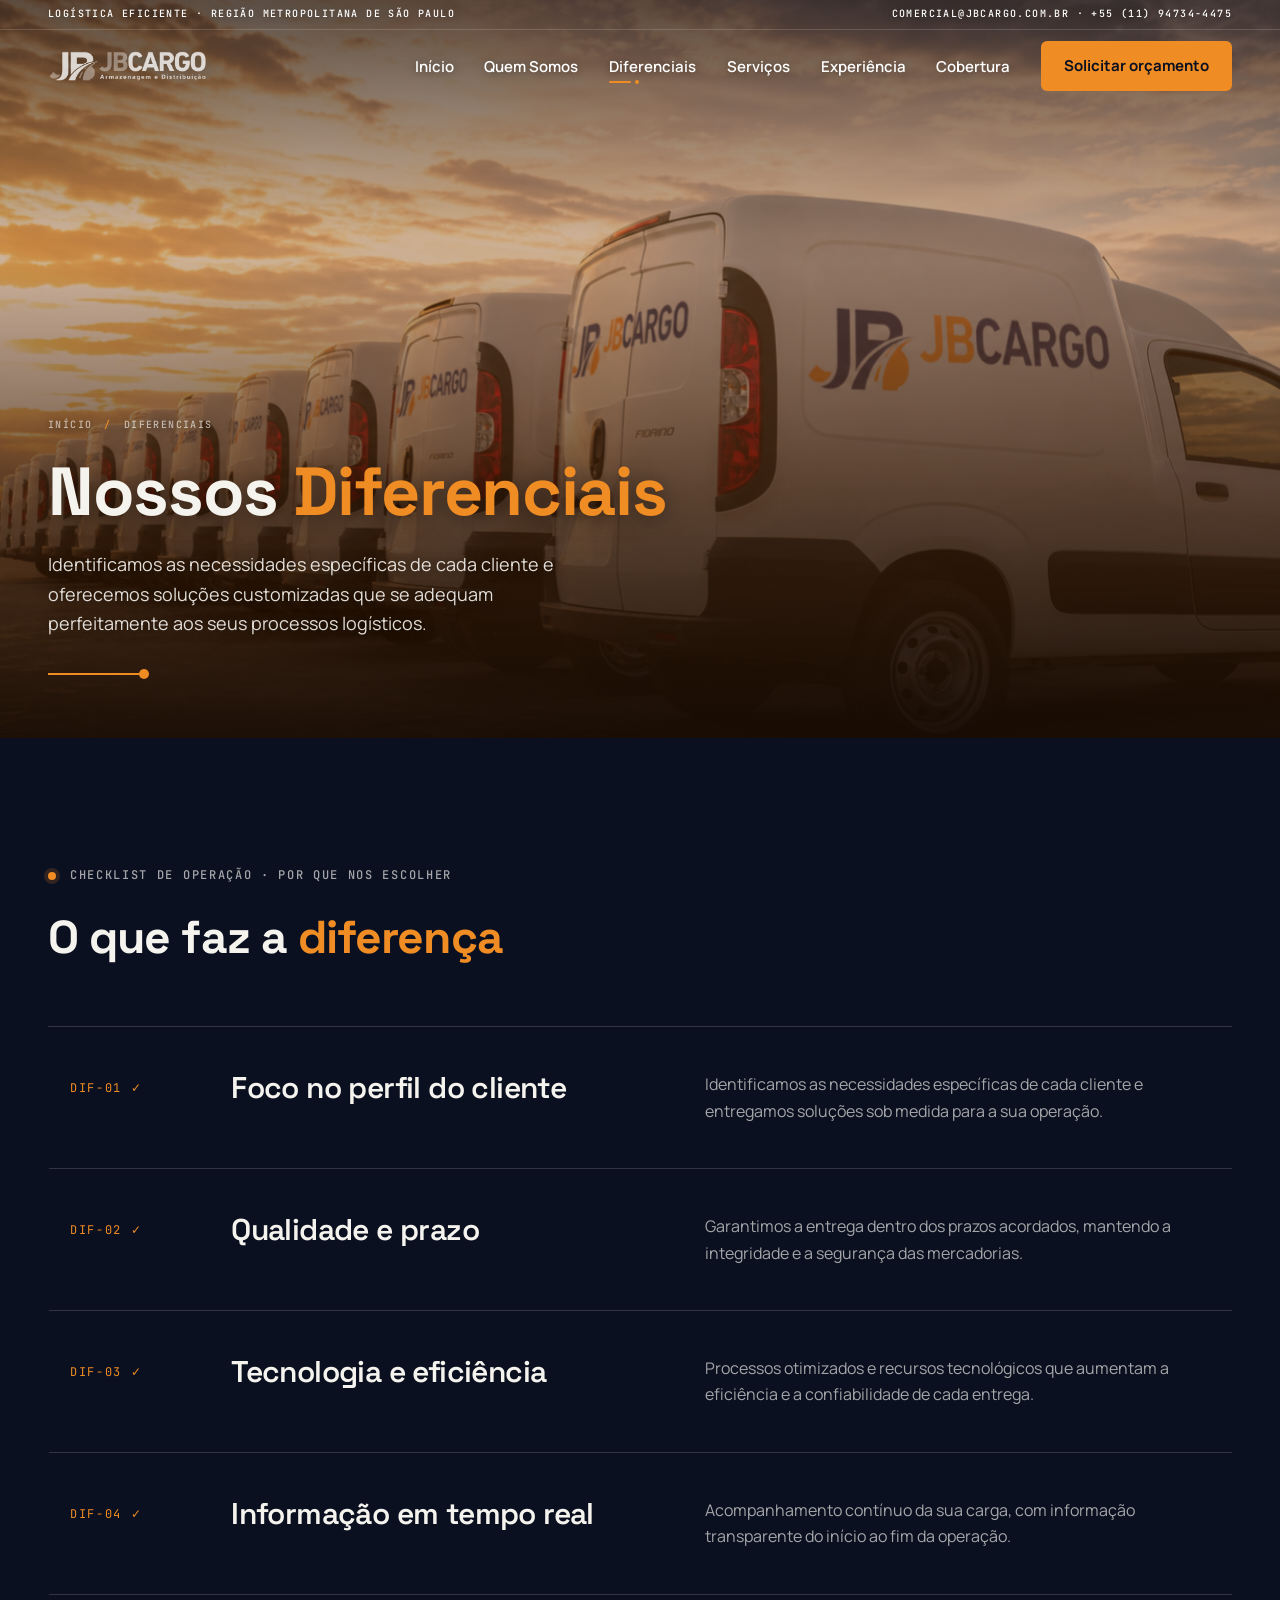
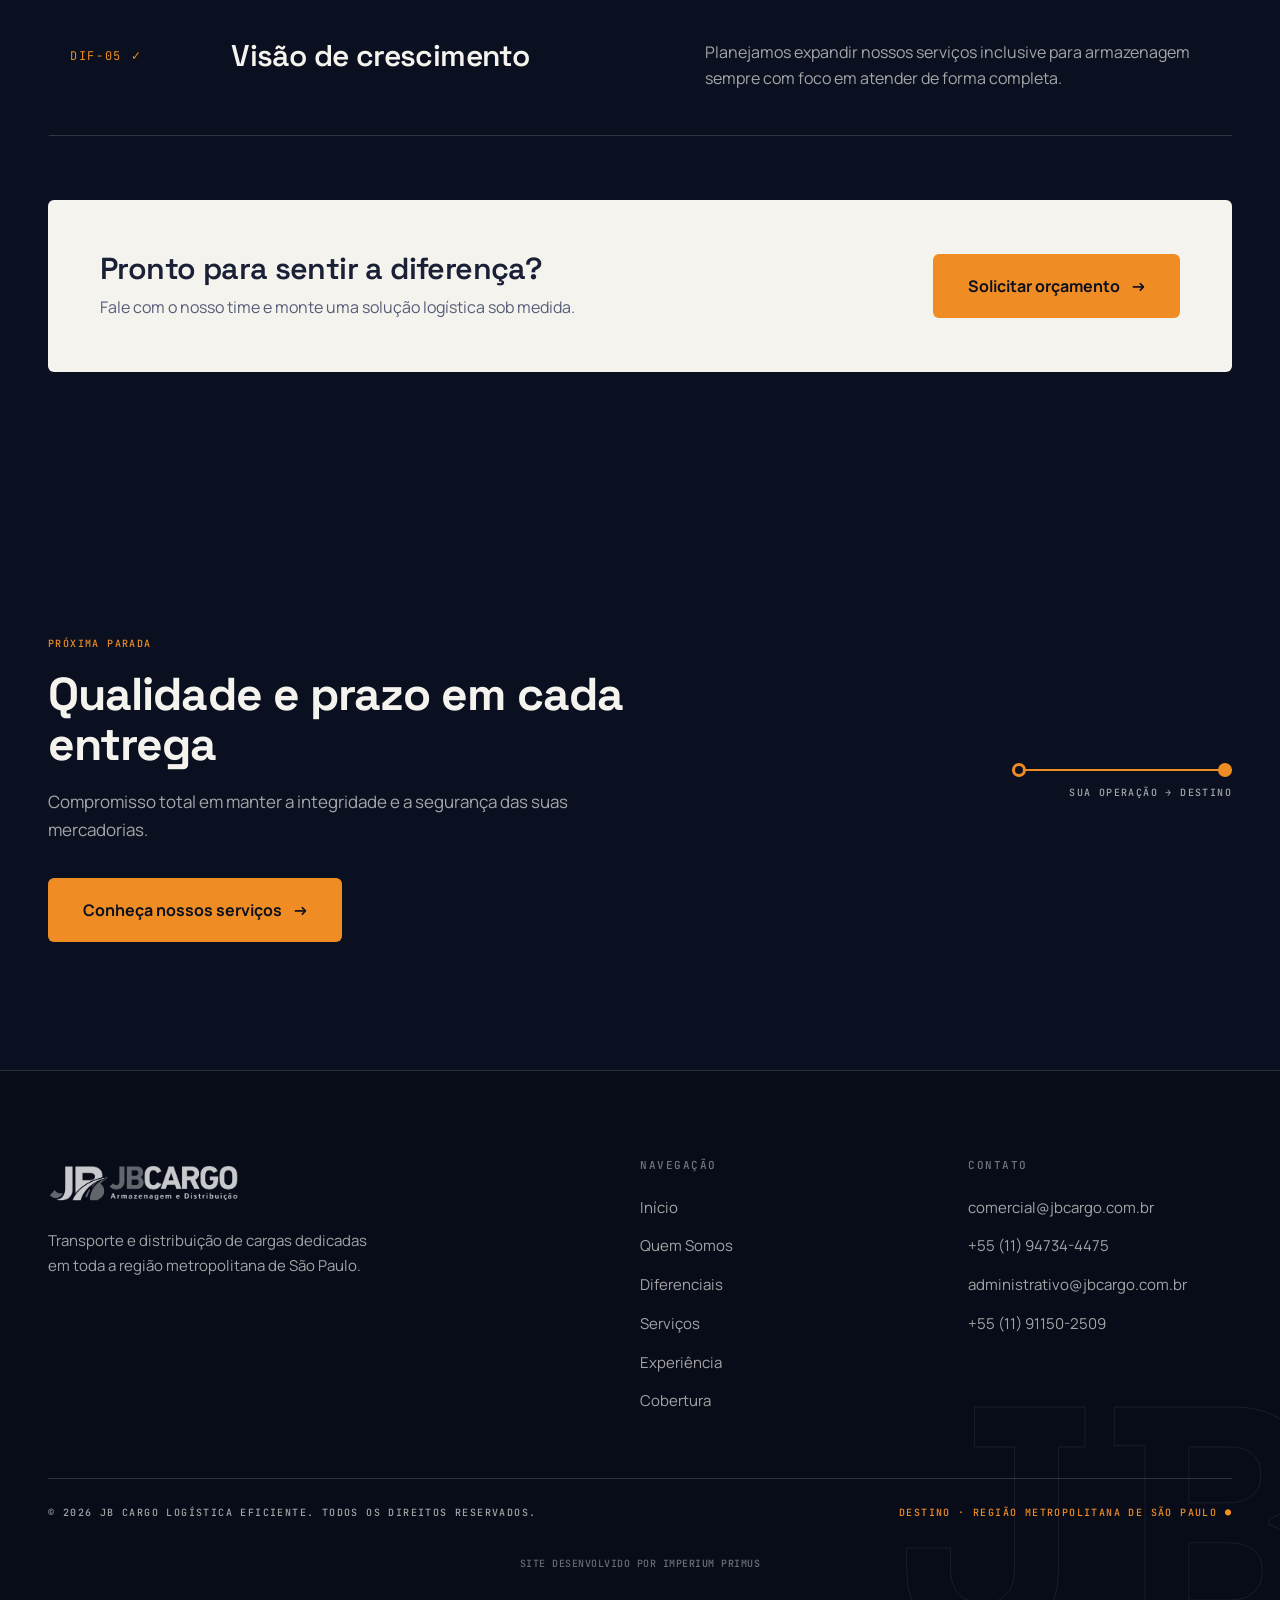
<file: docs/diferenciais.html>
<!DOCTYPE html>
<html lang="pt-BR">
<head>
<meta charset="UTF-8">
<meta name="viewport" content="width=device-width, initial-scale=1">
<title>Nossos Diferenciais JB Cargo</title>
<meta name="description" content="Foco no cliente, compromisso com qualidade e prazo, tecnologia, informação em tempo real e visão de crescimento: os diferenciais da JB Cargo.">
<link rel="icon" href="assets/img/slogo-color.png">
<link rel="preconnect" href="https://fonts.googleapis.com">
<link rel="preconnect" href="https://fonts.gstatic.com" crossorigin>
<link href="https://fonts.googleapis.com/css2?family=Space+Grotesk:wght@400;500;600;700&family=Manrope:wght@400;500;600;700;800&family=JetBrains+Mono:wght@400;500;600&family=IBM+Plex+Sans+Condensed:wght@600;700&display=swap" rel="stylesheet">
<link rel="stylesheet" href="assets/css/style.css">
</head>
<body>

<div class="route-progress" aria-hidden="true"></div>

<header class="masthead">
  <div class="topbar" aria-hidden="true">
    <div class="topbar__in shell">
      <span class="mono-xs">Logística Eficiente · Região Metropolitana de São Paulo</span>
      <span class="mono-xs"><a href="mailto:comercial@jbcargo.com.br">comercial@jbcargo.com.br</a> · <a href="tel:+5511947344475">+55 (11) 94734-4475</a></span>
    </div>
  </div>
  <nav class="nav shell" aria-label="Principal">
    <a class="brand" href="index.html" aria-label="JB Cargo início"><img class="brand__logo brand__logo--light" src="assets/img/logo-branco.png" alt=""><img class="brand__logo brand__logo--color" src="assets/img/logo-color.webp" alt="JB Cargo Armazenagem e Distribuicao"></a>
    <button class="burger" aria-label="Abrir menu" aria-expanded="false" aria-controls="menu"><span></span><span></span><span></span></button>
    <ul class="mainnav" id="menu">
      <li><a href="index.html" class="navlink">Início</a></li>
      <li><a href="quem-somos.html" class="navlink">Quem Somos</a></li>
      <li><a href="diferenciais.html" class="navlink is-active" aria-current="page">Diferenciais</a></li>
      <li><a href="servicos.html" class="navlink">Serviços</a></li>
      <li><a href="experiencia.html" class="navlink">Experiência</a></li>
      <li><a href="cobertura.html" class="navlink">Cobertura</a></li>
      <li class="nav__cta"><a class="btn" href="contato.html">Solicitar orçamento</a></li>
    </ul>
  </nav>
</header>

<main>
<section class="pagehead pagehead--color">
  <div class="pagehead__media"><img src="assets/img/diferenciais.png" alt="Baús de carga âmbar da JB Cargo enfileirados" fetchpriority="high"></div>
  <div class="pagehead__tint" aria-hidden="true"></div>
  <div class="pagehead__inner shell">
    <div class="crumb mono-xs"><a href="index.html">Início</a> <span class="sep" aria-hidden="true">/</span> <span>Diferenciais</span></div>
    <h1>Nossos <em>Diferenciais</em></h1>
    <p class="pagehead__lead">Identificamos as necessidades específicas de cada cliente e oferecemos soluções customizadas que se adequam perfeitamente aos seus processos logísticos.</p>
    <div class="pagehead__rule" aria-hidden="true"></div>
  </div>
</section>

<!-- Checklist de operação ledger -->
<section class="section sec--ink">
  <div class="shell">
    <div class="headline reveal">
      <div class="eyebrow"><span class="dot" aria-hidden="true"></span><span class="mono">Checklist de operação · Por que nos escolher</span></div>
      <h2 class="h2">O que faz a <em>diferença</em></h2>
    </div>
    <div class="ledger">
      <article class="ledger__row reveal">
        <span class="ledger__num">DIF-01 ✓</span>
        <h3>Foco no perfil do cliente</h3>
        <p>Identificamos as necessidades específicas de cada cliente e entregamos soluções sob medida para a sua operação.</p>
      </article>
      <article class="ledger__row reveal" data-delay="1">
        <span class="ledger__num">DIF-02 ✓</span>
        <h3>Qualidade e prazo</h3>
        <p>Garantimos a entrega dentro dos prazos acordados, mantendo a integridade e a segurança das mercadorias.</p>
      </article>
      <article class="ledger__row reveal" data-delay="2">
        <span class="ledger__num">DIF-03 ✓</span>
        <h3>Tecnologia e eficiência</h3>
        <p>Processos otimizados e recursos tecnológicos que aumentam a eficiência e a confiabilidade de cada entrega.</p>
      </article>
      <article class="ledger__row reveal" data-delay="3">
        <span class="ledger__num">DIF-04 ✓</span>
        <h3>Informação em tempo real</h3>
        <p>Acompanhamento contínuo da sua carga, com informação transparente do início ao fim da operação.</p>
      </article>
      <article class="ledger__row reveal" data-delay="4">
        <span class="ledger__num">DIF-05 ✓</span>
        <h3>Visão de crescimento</h3>
        <p>Planejamos expandir nossos serviços inclusive para armazenagem sempre com foco em atender de forma completa.</p>
      </article>
    </div>
    <div class="ledger-invite reveal">
      <div>
        <h3>Pronto para sentir a diferença?</h3>
        <p>Fale com o nosso time e monte uma solução logística sob medida.</p>
      </div>
      <a class="btn btn--lg" href="contato.html">Solicitar orçamento <span class="arr" aria-hidden="true">→</span></a>
    </div>
  </div>
</section>

<section class="cta">
  <div class="shell">
    <div class="cta__inner reveal">
      <div>
        <span class="mono-xs" style="color:var(--amber)">Próxima parada</span>
        <h2>Qualidade e prazo em cada entrega</h2>
        <p>Compromisso total em manter a integridade e a segurança das suas mercadorias.</p>
        <div class="cta__actions"><a class="btn btn--lg" href="servicos.html">Conheça nossos serviços <span class="arr" aria-hidden="true">→</span></a></div>
      </div>
      <div class="cta__route" aria-hidden="true">
        <div class="cta__line"></div>
        <span class="mono-xs">Sua operação → Destino</span>
      </div>
    </div>
  </div>
</section>
</main>

<footer class="footer">
  <div class="footer__wm" aria-hidden="true">JB</div>
  <div class="shell">
    <div class="footer__grid">
      <div class="footer__brand">
        <img src="assets/img/logo-branco.png" alt="JB Cargo">
        <p class="footer__desc">Transporte e distribuição de cargas dedicadas em toda a região metropolitana de São Paulo.</p>
      </div>
      <div>
        <h4>Navegação</h4>
        <ul>
          <li><a href="index.html">Início</a></li>
          <li><a href="quem-somos.html">Quem Somos</a></li>
          <li><a href="diferenciais.html">Diferenciais</a></li>
          <li><a href="servicos.html">Serviços</a></li>
          <li><a href="experiencia.html">Experiência</a></li>
          <li><a href="cobertura.html">Cobertura</a></li>
        </ul>
      </div>
      <div>
        <h4>Contato</h4>
        <ul>
          <li><a href="mailto:comercial@jbcargo.com.br">comercial@jbcargo.com.br</a></li>
          <li><a href="tel:+5511947344475">+55 (11) 94734-4475</a></li>
          <li><a href="mailto:administrativo@jbcargo.com.br">administrativo@jbcargo.com.br</a></li>
          <li><a href="tel:+5511911502509">+55 (11) 91150-2509</a></li>
        </ul>
      </div>
    </div>
    <div class="footer__bottom">
      <span class="mono-xs">© <span data-year>2026</span> JB Cargo Logística Eficiente. Todos os direitos reservados.</span>
      <span class="mono-xs dest">Destino · Região Metropolitana de São Paulo ●</span>
    </div>
    <div class="footer__credit mono-xs">Site desenvolvido por <strong>Imperium Primus</strong></div>
  </div>
</footer>

<script src="assets/js/main.js"></script>
</body>
</html>
</file>
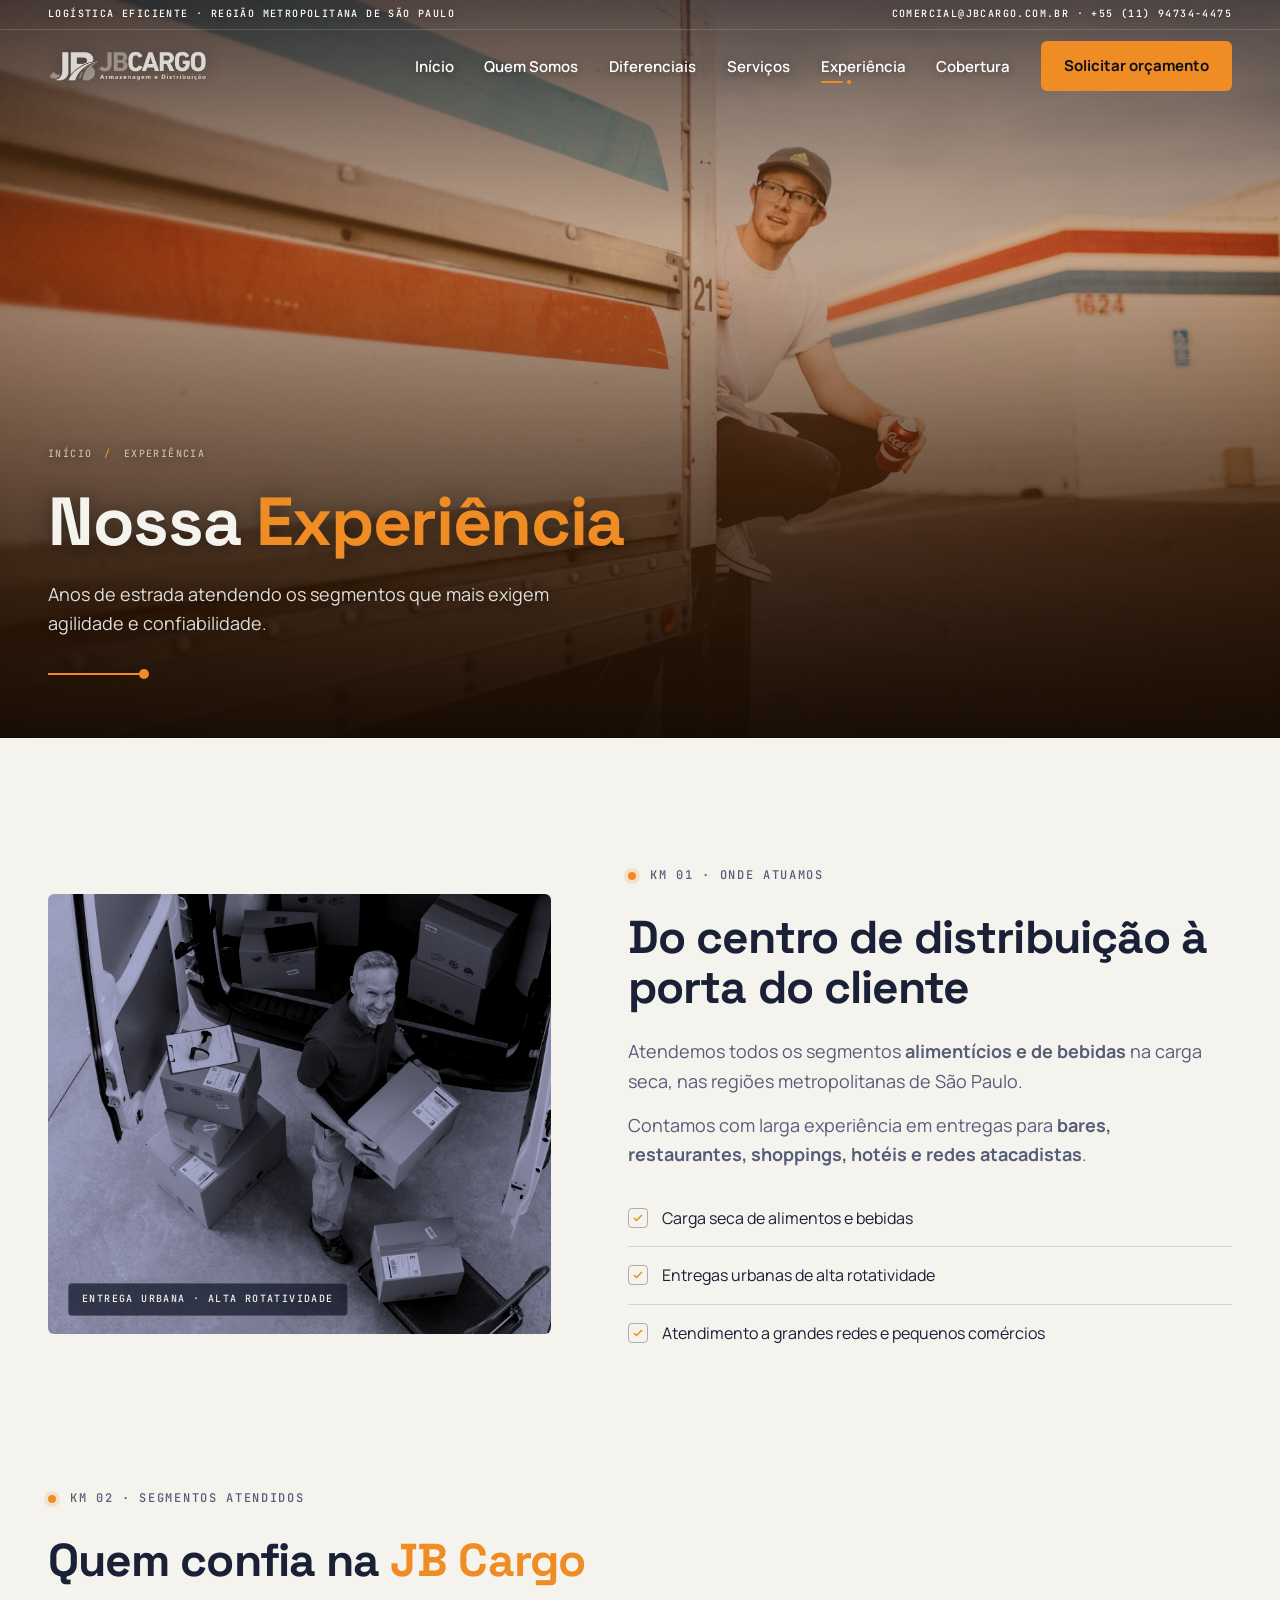
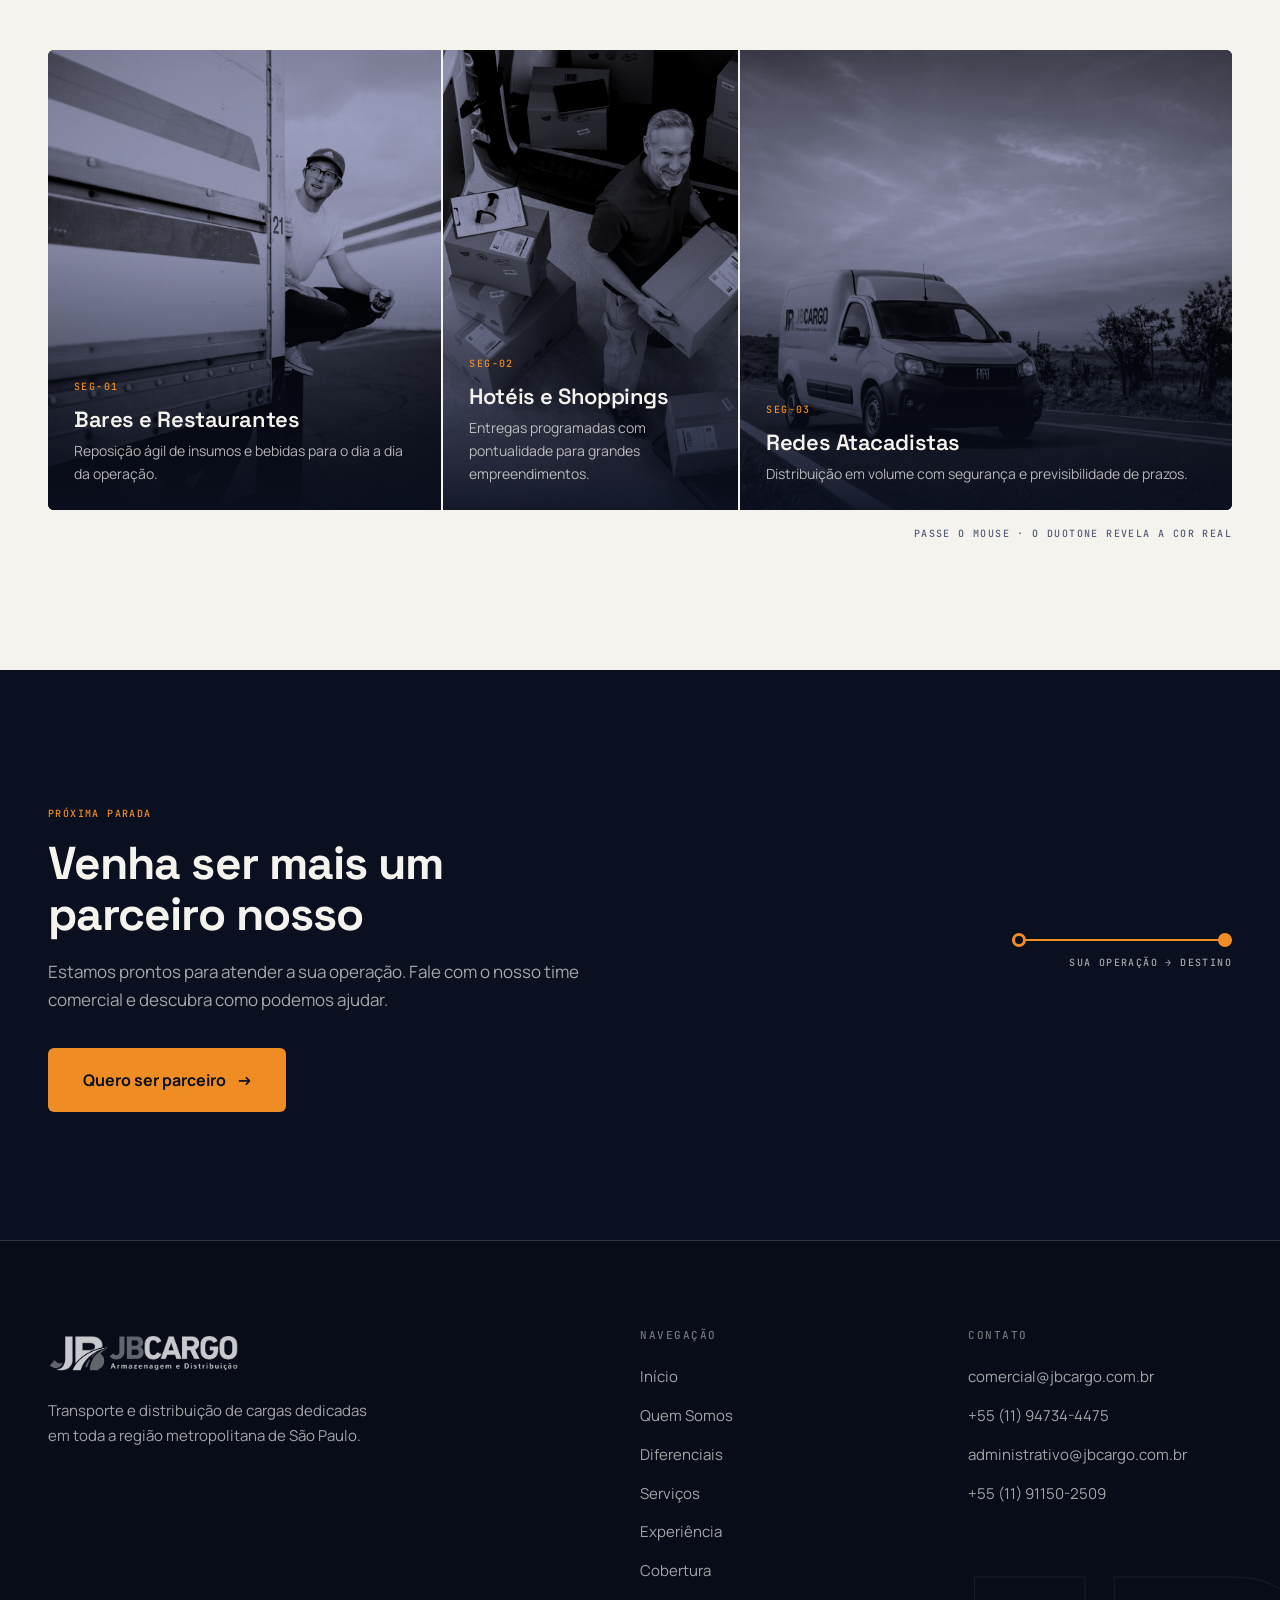
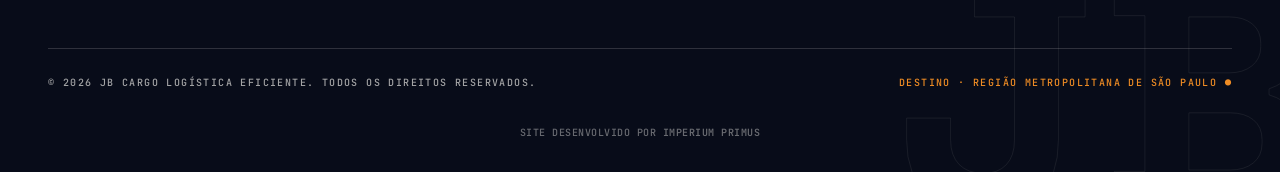
<file: docs/experiencia.html>
<!DOCTYPE html>
<html lang="pt-BR">
<head>
<meta charset="UTF-8">
<meta name="viewport" content="width=device-width, initial-scale=1">
<title>Nossa Experiência JB Cargo</title>
<meta name="description" content="Larga experiência atendendo segmentos alimentícios e de bebidas, bares, restaurantes, hotéis e redes atacadistas na Grande São Paulo.">
<link rel="icon" href="assets/img/slogo-color.png">
<link rel="preconnect" href="https://fonts.googleapis.com">
<link rel="preconnect" href="https://fonts.gstatic.com" crossorigin>
<link href="https://fonts.googleapis.com/css2?family=Space+Grotesk:wght@400;500;600;700&family=Manrope:wght@400;500;600;700;800&family=JetBrains+Mono:wght@400;500;600&family=IBM+Plex+Sans+Condensed:wght@600;700&display=swap" rel="stylesheet">
<link rel="stylesheet" href="assets/css/style.css">
</head>
<body>

<div class="route-progress" aria-hidden="true"></div>

<header class="masthead">
  <div class="topbar" aria-hidden="true">
    <div class="topbar__in shell">
      <span class="mono-xs">Logística Eficiente · Região Metropolitana de São Paulo</span>
      <span class="mono-xs"><a href="mailto:comercial@jbcargo.com.br">comercial@jbcargo.com.br</a> · <a href="tel:+5511947344475">+55 (11) 94734-4475</a></span>
    </div>
  </div>
  <nav class="nav shell" aria-label="Principal">
    <a class="brand" href="index.html" aria-label="JB Cargo início"><img class="brand__logo brand__logo--light" src="assets/img/logo-branco.png" alt=""><img class="brand__logo brand__logo--color" src="assets/img/logo-color.webp" alt="JB Cargo Armazenagem e Distribuicao"></a>
    <button class="burger" aria-label="Abrir menu" aria-expanded="false" aria-controls="menu"><span></span><span></span><span></span></button>
    <ul class="mainnav" id="menu">
      <li><a href="index.html" class="navlink">Início</a></li>
      <li><a href="quem-somos.html" class="navlink">Quem Somos</a></li>
      <li><a href="diferenciais.html" class="navlink">Diferenciais</a></li>
      <li><a href="servicos.html" class="navlink">Serviços</a></li>
      <li><a href="experiencia.html" class="navlink is-active" aria-current="page">Experiência</a></li>
      <li><a href="cobertura.html" class="navlink">Cobertura</a></li>
      <li class="nav__cta"><a class="btn" href="contato.html">Solicitar orçamento</a></li>
    </ul>
  </nav>
</header>

<main>
<section class="pagehead">
  <div class="pagehead__media"><img src="assets/img/experiencia.jpg" alt="Colaborador experiente da JB Cargo em armazém" style="object-position:center 25%" fetchpriority="high"></div>
  <div class="pagehead__tint" aria-hidden="true"></div>
  <div class="pagehead__inner shell">
    <div class="crumb mono-xs"><a href="index.html">Início</a> <span class="sep" aria-hidden="true">/</span> <span>Experiência</span></div>
    <h1>Nossa <em>Experiência</em></h1>
    <p class="pagehead__lead">Anos de estrada atendendo os segmentos que mais exigem agilidade e confiabilidade.</p>
    <div class="pagehead__rule" aria-hidden="true"></div>
  </div>
</section>

<!-- Onde atuamos -->
<section class="section">
  <div class="shell split">
    <div class="media reveal">
      <img src="assets/img/contato.jpg" alt="Entregador da JB Cargo com encomendas" loading="lazy">
      <span class="media__tag mono-xs">Entrega urbana · alta rotatividade</span>
    </div>
    <div class="reveal" data-delay="1">
      <div class="eyebrow"><span class="dot" aria-hidden="true"></span><span class="mono">KM 01 · Onde atuamos</span></div>
      <h2 class="h2">Do centro de distribuição à porta do cliente</h2>
      <p class="lead" style="margin-top:24px">Atendemos todos os segmentos <strong>alimentícios e de bebidas</strong> na carga seca, nas regiões metropolitanas de São Paulo.</p>
      <p class="lead" style="margin-top:14px">Contamos com larga experiência em entregas para <strong>bares, restaurantes, shoppings, hotéis e redes atacadistas</strong>.</p>
      <ul class="ticks" style="margin-top:20px">
        <li><span class="tk"><svg viewBox="0 0 24 24" fill="none" stroke="currentColor" stroke-width="3" aria-hidden="true"><path d="M20 6L9 17l-5-5"/></svg></span> Carga seca de alimentos e bebidas</li>
        <li><span class="tk"><svg viewBox="0 0 24 24" fill="none" stroke="currentColor" stroke-width="3" aria-hidden="true"><path d="M20 6L9 17l-5-5"/></svg></span> Entregas urbanas de alta rotatividade</li>
        <li><span class="tk"><svg viewBox="0 0 24 24" fill="none" stroke="currentColor" stroke-width="3" aria-hidden="true"><path d="M20 6L9 17l-5-5"/></svg></span> Atendimento a grandes redes e pequenos comércios</li>
      </ul>
    </div>
  </div>
</section>

<!-- Segmentos atendidos tríptico -->
<section class="section" style="padding-top:0">
  <div class="shell">
    <div class="headline reveal">
      <div class="eyebrow"><span class="dot" aria-hidden="true"></span><span class="mono">KM 02 · Segmentos atendidos</span></div>
      <h2 class="h2">Quem confia na <em>JB Cargo</em></h2>
    </div>
    <div class="trip reveal" data-delay="1">
      <article class="trip__cell">
        <img src="assets/img/experiencia.jpg" alt="Colaborador em armazém atendendo bares e restaurantes" loading="lazy">
        <div class="trip__grad" aria-hidden="true"></div>
        <div class="trip__txt">
          <span class="mono-xs">SEG-01</span>
          <h3>Bares e Restaurantes</h3>
          <p>Reposição ágil de insumos e bebidas para o dia a dia da operação.</p>
        </div>
      </article>
      <article class="trip__cell">
        <img src="assets/img/contato.jpg" alt="Entregas programadas para hotéis e shoppings" loading="lazy">
        <div class="trip__grad" aria-hidden="true"></div>
        <div class="trip__txt">
          <span class="mono-xs">SEG-02</span>
          <h3>Hotéis e Shoppings</h3>
          <p>Entregas programadas com pontualidade para grandes empreendimentos.</p>
        </div>
      </article>
      <article class="trip__cell">
        <img src="assets/img/servicos.png" alt="Distribuição em volume para redes atacadistas" loading="lazy">
        <div class="trip__grad" aria-hidden="true"></div>
        <div class="trip__txt">
          <span class="mono-xs">SEG-03</span>
          <h3>Redes Atacadistas</h3>
          <p>Distribuição em volume com segurança e previsibilidade de prazos.</p>
        </div>
      </article>
    </div>
    <p class="trip__hint mono-xs" aria-hidden="true">Passe o mouse · o duotone revela a cor real</p>
  </div>
</section>

<section class="cta">
  <div class="shell">
    <div class="cta__inner reveal">
      <div>
        <span class="mono-xs" style="color:var(--amber)">Próxima parada</span>
        <h2>Venha ser mais um parceiro nosso</h2>
        <p>Estamos prontos para atender a sua operação. Fale com o nosso time comercial e descubra como podemos ajudar.</p>
        <div class="cta__actions"><a class="btn btn--lg" href="contato.html">Quero ser parceiro <span class="arr" aria-hidden="true">→</span></a></div>
      </div>
      <div class="cta__route" aria-hidden="true">
        <div class="cta__line"></div>
        <span class="mono-xs">Sua operação → Destino</span>
      </div>
    </div>
  </div>
</section>
</main>

<footer class="footer">
  <div class="footer__wm" aria-hidden="true">JB</div>
  <div class="shell">
    <div class="footer__grid">
      <div class="footer__brand">
        <img src="assets/img/logo-branco.png" alt="JB Cargo">
        <p class="footer__desc">Transporte e distribuição de cargas dedicadas em toda a região metropolitana de São Paulo.</p>
      </div>
      <div>
        <h4>Navegação</h4>
        <ul>
          <li><a href="index.html">Início</a></li>
          <li><a href="quem-somos.html">Quem Somos</a></li>
          <li><a href="diferenciais.html">Diferenciais</a></li>
          <li><a href="servicos.html">Serviços</a></li>
          <li><a href="experiencia.html">Experiência</a></li>
          <li><a href="cobertura.html">Cobertura</a></li>
        </ul>
      </div>
      <div>
        <h4>Contato</h4>
        <ul>
          <li><a href="mailto:comercial@jbcargo.com.br">comercial@jbcargo.com.br</a></li>
          <li><a href="tel:+5511947344475">+55 (11) 94734-4475</a></li>
          <li><a href="mailto:administrativo@jbcargo.com.br">administrativo@jbcargo.com.br</a></li>
          <li><a href="tel:+5511911502509">+55 (11) 91150-2509</a></li>
        </ul>
      </div>
    </div>
    <div class="footer__bottom">
      <span class="mono-xs">© <span data-year>2026</span> JB Cargo Logística Eficiente. Todos os direitos reservados.</span>
      <span class="mono-xs dest">Destino · Região Metropolitana de São Paulo ●</span>
    </div>
    <div class="footer__credit mono-xs">Site desenvolvido por <strong>Imperium Primus</strong></div>
  </div>
</footer>

<script src="assets/js/main.js"></script>
</body>
</html>
</file>
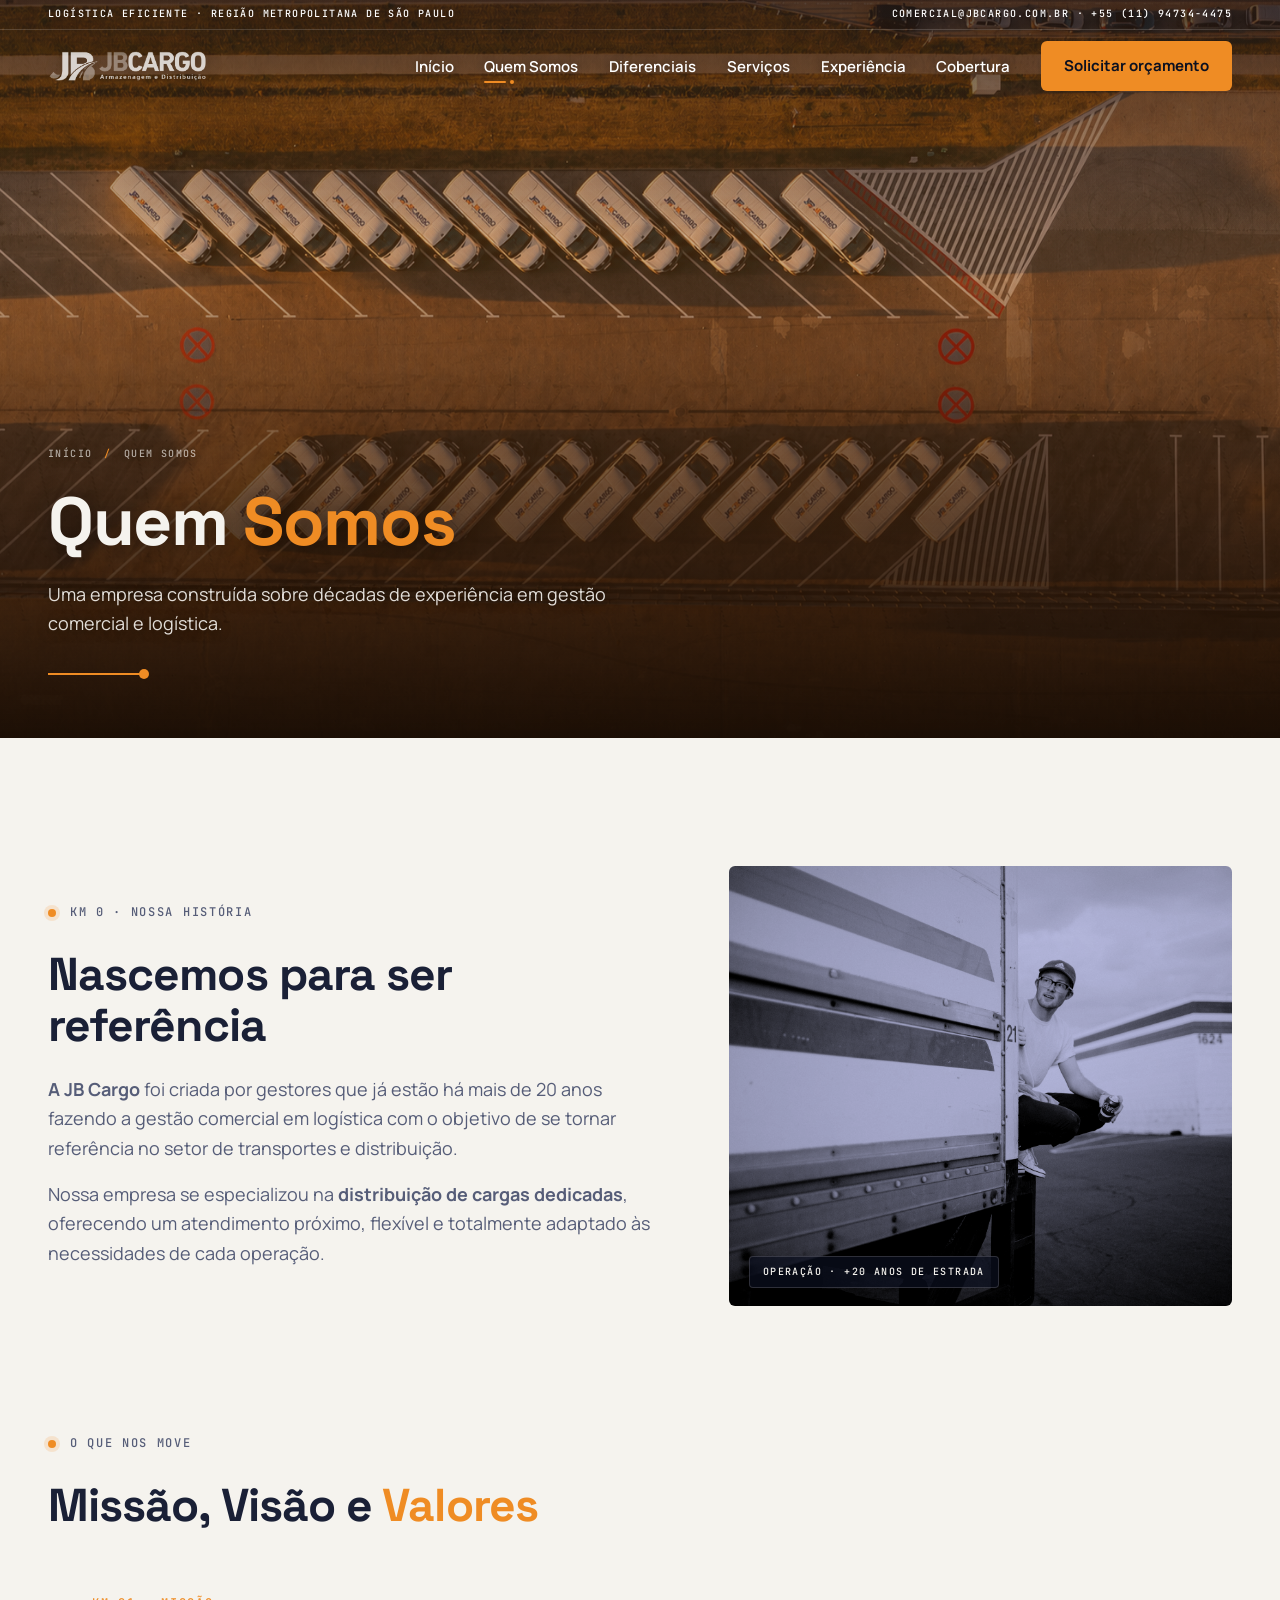
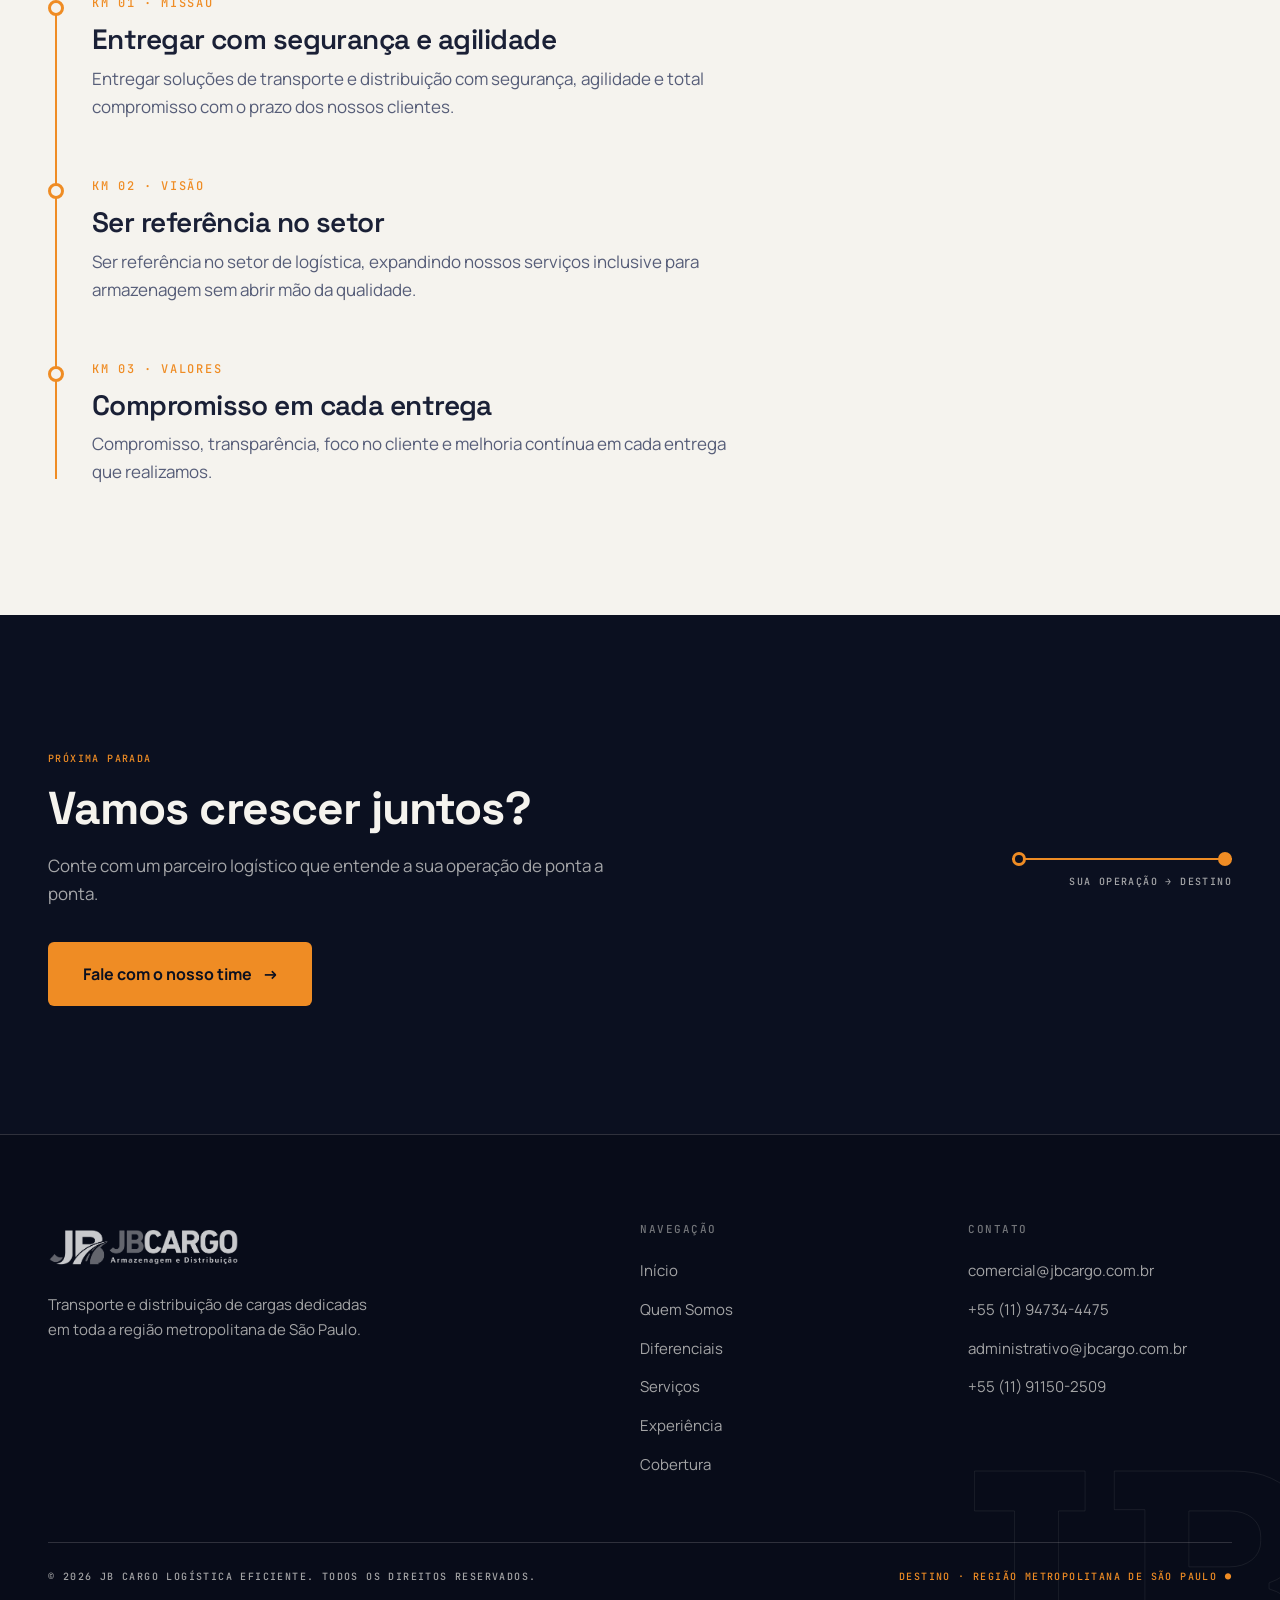
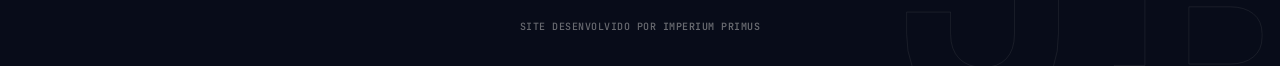
<file: docs/quem-somos.html>
<!DOCTYPE html>
<html lang="pt-BR">
<head>
<meta charset="UTF-8">
<meta name="viewport" content="width=device-width, initial-scale=1">
<title>Quem Somos JB Cargo</title>
<meta name="description" content="Conheça a JB Cargo: gestores com mais de 20 anos de experiência em logística, especializados em distribuição de cargas dedicadas.">
<link rel="icon" href="assets/img/slogo-color.png">
<link rel="preconnect" href="https://fonts.googleapis.com">
<link rel="preconnect" href="https://fonts.gstatic.com" crossorigin>
<link href="https://fonts.googleapis.com/css2?family=Space+Grotesk:wght@400;500;600;700&family=Manrope:wght@400;500;600;700;800&family=JetBrains+Mono:wght@400;500;600&family=IBM+Plex+Sans+Condensed:wght@600;700&display=swap" rel="stylesheet">
<link rel="stylesheet" href="assets/css/style.css">
</head>
<body>

<div class="route-progress" aria-hidden="true"></div>

<header class="masthead">
  <div class="topbar" aria-hidden="true">
    <div class="topbar__in shell">
      <span class="mono-xs">Logística Eficiente · Região Metropolitana de São Paulo</span>
      <span class="mono-xs"><a href="mailto:comercial@jbcargo.com.br">comercial@jbcargo.com.br</a> · <a href="tel:+5511947344475">+55 (11) 94734-4475</a></span>
    </div>
  </div>
  <nav class="nav shell" aria-label="Principal">
    <a class="brand" href="index.html" aria-label="JB Cargo início"><img class="brand__logo brand__logo--light" src="assets/img/logo-branco.png" alt=""><img class="brand__logo brand__logo--color" src="assets/img/logo-color.webp" alt="JB Cargo Armazenagem e Distribuicao"></a>
    <button class="burger" aria-label="Abrir menu" aria-expanded="false" aria-controls="menu"><span></span><span></span><span></span></button>
    <ul class="mainnav" id="menu">
      <li><a href="index.html" class="navlink">Início</a></li>
      <li><a href="quem-somos.html" class="navlink is-active" aria-current="page">Quem Somos</a></li>
      <li><a href="diferenciais.html" class="navlink">Diferenciais</a></li>
      <li><a href="servicos.html" class="navlink">Serviços</a></li>
      <li><a href="experiencia.html" class="navlink">Experiência</a></li>
      <li><a href="cobertura.html" class="navlink">Cobertura</a></li>
      <li class="nav__cta"><a class="btn" href="contato.html">Solicitar orçamento</a></li>
    </ul>
  </nav>
</header>

<main>
<section class="pagehead">
  <div class="pagehead__media"><img src="assets/img/quem-somos.png" alt="Movimentação de carga paletizada" fetchpriority="high"></div>
  <div class="pagehead__tint" aria-hidden="true"></div>
  <div class="pagehead__inner shell">
    <div class="crumb mono-xs"><a href="index.html">Início</a> <span class="sep" aria-hidden="true">/</span> <span>Quem Somos</span></div>
    <h1>Quem <em>Somos</em></h1>
    <p class="pagehead__lead">Uma empresa construída sobre décadas de experiência em gestão comercial e logística.</p>
    <div class="pagehead__rule" aria-hidden="true"></div>
  </div>
</section>

<!-- Nossa história editorial -->
<section class="section">
  <div class="shell split split--rev">
    <div class="reveal">
      <div class="eyebrow"><span class="dot" aria-hidden="true"></span><span class="mono">KM 0 · Nossa história</span></div>
      <h2 class="h2">Nascemos para ser referência</h2>
      <p class="lead" style="margin-top:24px"><strong>A JB Cargo</strong> foi criada por gestores que já estão há mais de 20 anos fazendo a gestão comercial em logística com o objetivo de se tornar referência no setor de transportes e distribuição.</p>
      <p class="lead" style="margin-top:16px">Nossa empresa se especializou na <strong>distribuição de cargas dedicadas</strong>, oferecendo um atendimento próximo, flexível e totalmente adaptado às necessidades de cada operação.</p>
    </div>
    <div class="media reveal" data-delay="1">
      <img src="assets/img/experiencia.jpg" alt="Colaborador da JB Cargo em armazém" loading="lazy">
      <span class="media__tag mono-xs">Operação · +20 anos de estrada</span>
    </div>
  </div>
</section>

<!-- Missão, Visão e Valores paradas da rota -->
<section class="section" style="padding-top:0">
  <div class="shell">
    <div class="headline reveal">
      <div class="eyebrow"><span class="dot" aria-hidden="true"></span><span class="mono">O que nos move</span></div>
      <h2 class="h2">Missão, Visão e <em>Valores</em></h2>
    </div>
    <div class="route-stops">
      <div class="stop reveal">
        <span class="mono">KM 01 · Missão</span>
        <h3>Entregar com segurança e agilidade</h3>
        <p>Entregar soluções de transporte e distribuição com segurança, agilidade e total compromisso com o prazo dos nossos clientes.</p>
      </div>
      <div class="stop reveal" data-delay="1">
        <span class="mono">KM 02 · Visão</span>
        <h3>Ser referência no setor</h3>
        <p>Ser referência no setor de logística, expandindo nossos serviços inclusive para armazenagem sem abrir mão da qualidade.</p>
      </div>
      <div class="stop reveal" data-delay="2">
        <span class="mono">KM 03 · Valores</span>
        <h3>Compromisso em cada entrega</h3>
        <p>Compromisso, transparência, foco no cliente e melhoria contínua em cada entrega que realizamos.</p>
      </div>
    </div>
  </div>
</section>

<section class="cta">
  <div class="shell">
    <div class="cta__inner reveal">
      <div>
        <span class="mono-xs" style="color:var(--amber)">Próxima parada</span>
        <h2>Vamos crescer juntos?</h2>
        <p>Conte com um parceiro logístico que entende a sua operação de ponta a ponta.</p>
        <div class="cta__actions"><a class="btn btn--lg" href="contato.html">Fale com o nosso time <span class="arr" aria-hidden="true">→</span></a></div>
      </div>
      <div class="cta__route" aria-hidden="true">
        <div class="cta__line"></div>
        <span class="mono-xs">Sua operação → Destino</span>
      </div>
    </div>
  </div>
</section>
</main>

<footer class="footer">
  <div class="footer__wm" aria-hidden="true">JB</div>
  <div class="shell">
    <div class="footer__grid">
      <div class="footer__brand">
        <img src="assets/img/logo-branco.png" alt="JB Cargo">
        <p class="footer__desc">Transporte e distribuição de cargas dedicadas em toda a região metropolitana de São Paulo.</p>
      </div>
      <div>
        <h4>Navegação</h4>
        <ul>
          <li><a href="index.html">Início</a></li>
          <li><a href="quem-somos.html">Quem Somos</a></li>
          <li><a href="diferenciais.html">Diferenciais</a></li>
          <li><a href="servicos.html">Serviços</a></li>
          <li><a href="experiencia.html">Experiência</a></li>
          <li><a href="cobertura.html">Cobertura</a></li>
        </ul>
      </div>
      <div>
        <h4>Contato</h4>
        <ul>
          <li><a href="mailto:comercial@jbcargo.com.br">comercial@jbcargo.com.br</a></li>
          <li><a href="tel:+5511947344475">+55 (11) 94734-4475</a></li>
          <li><a href="mailto:administrativo@jbcargo.com.br">administrativo@jbcargo.com.br</a></li>
          <li><a href="tel:+5511911502509">+55 (11) 91150-2509</a></li>
        </ul>
      </div>
    </div>
    <div class="footer__bottom">
      <span class="mono-xs">© <span data-year>2026</span> JB Cargo Logística Eficiente. Todos os direitos reservados.</span>
      <span class="mono-xs dest">Destino · Região Metropolitana de São Paulo ●</span>
    </div>
    <div class="footer__credit mono-xs">Site desenvolvido por <strong>Imperium Primus</strong></div>
  </div>
</footer>

<script src="assets/js/main.js"></script>
</body>
</html>
</file>
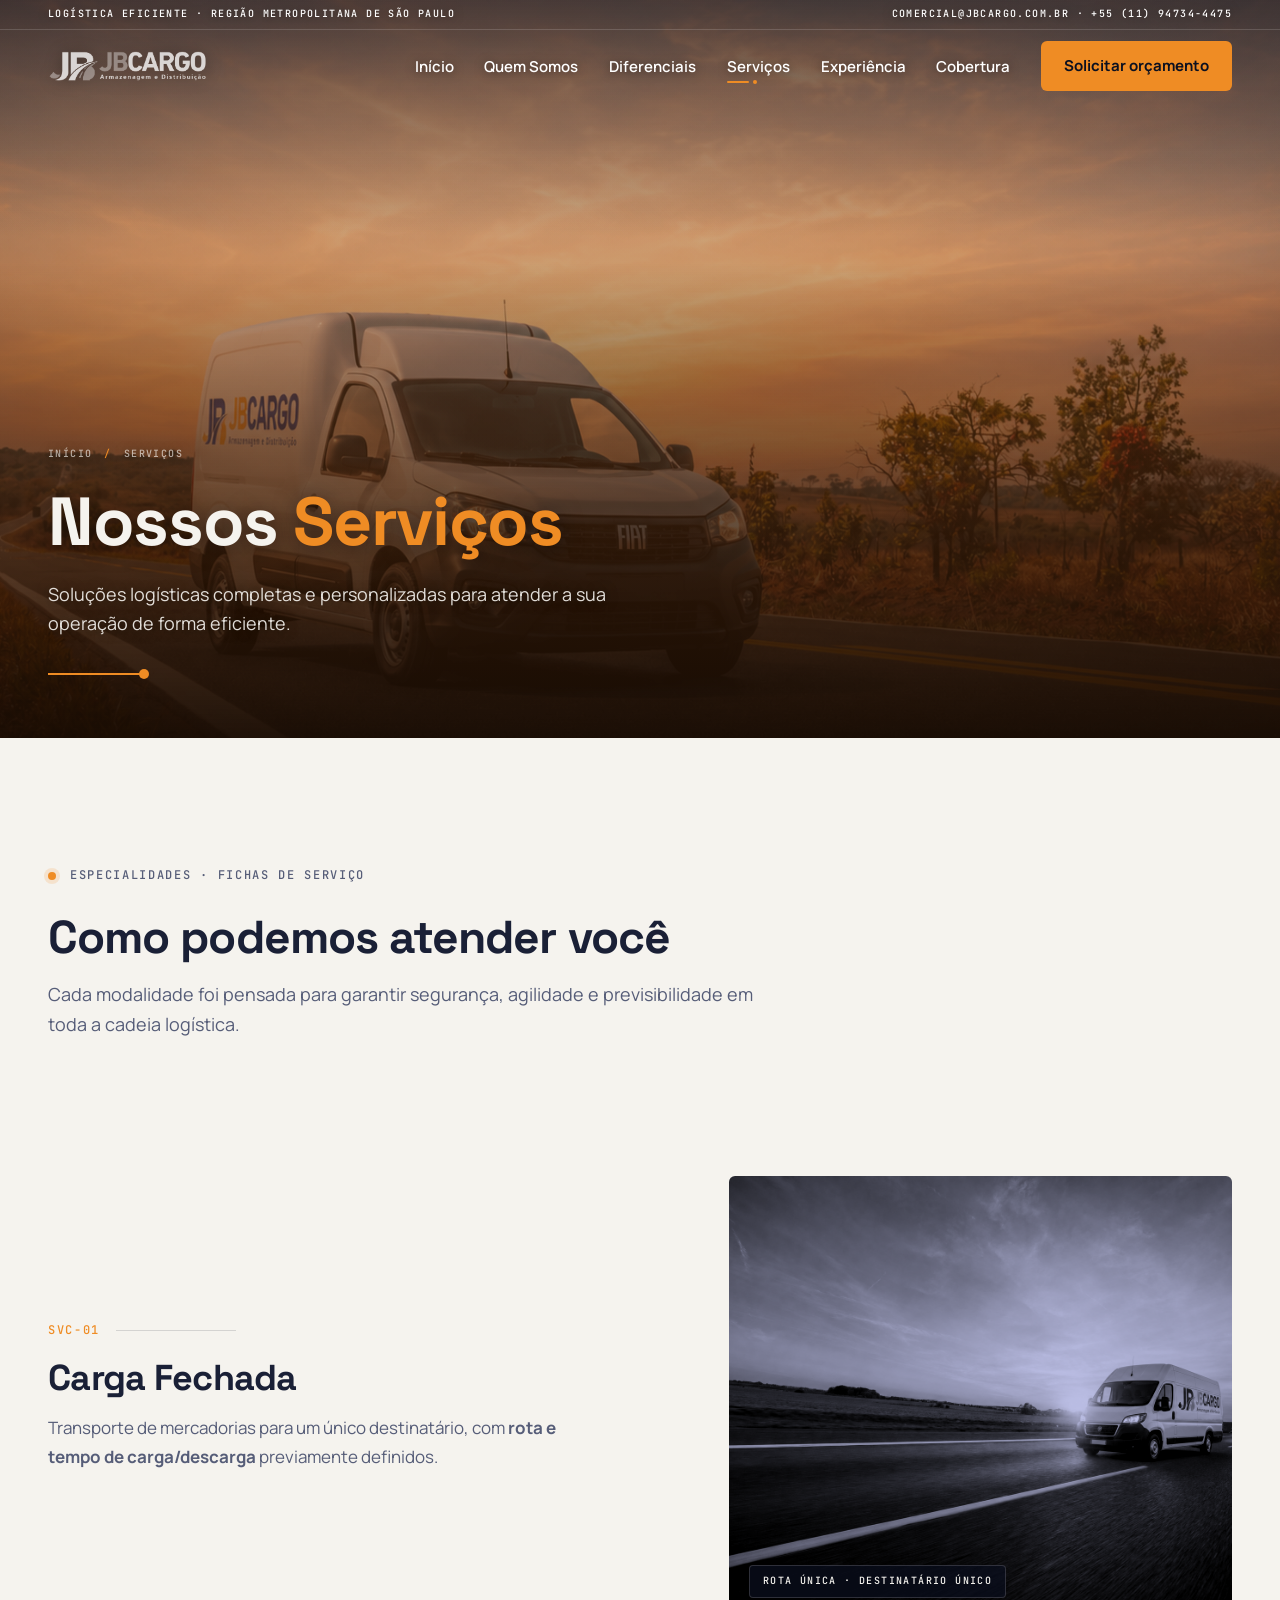
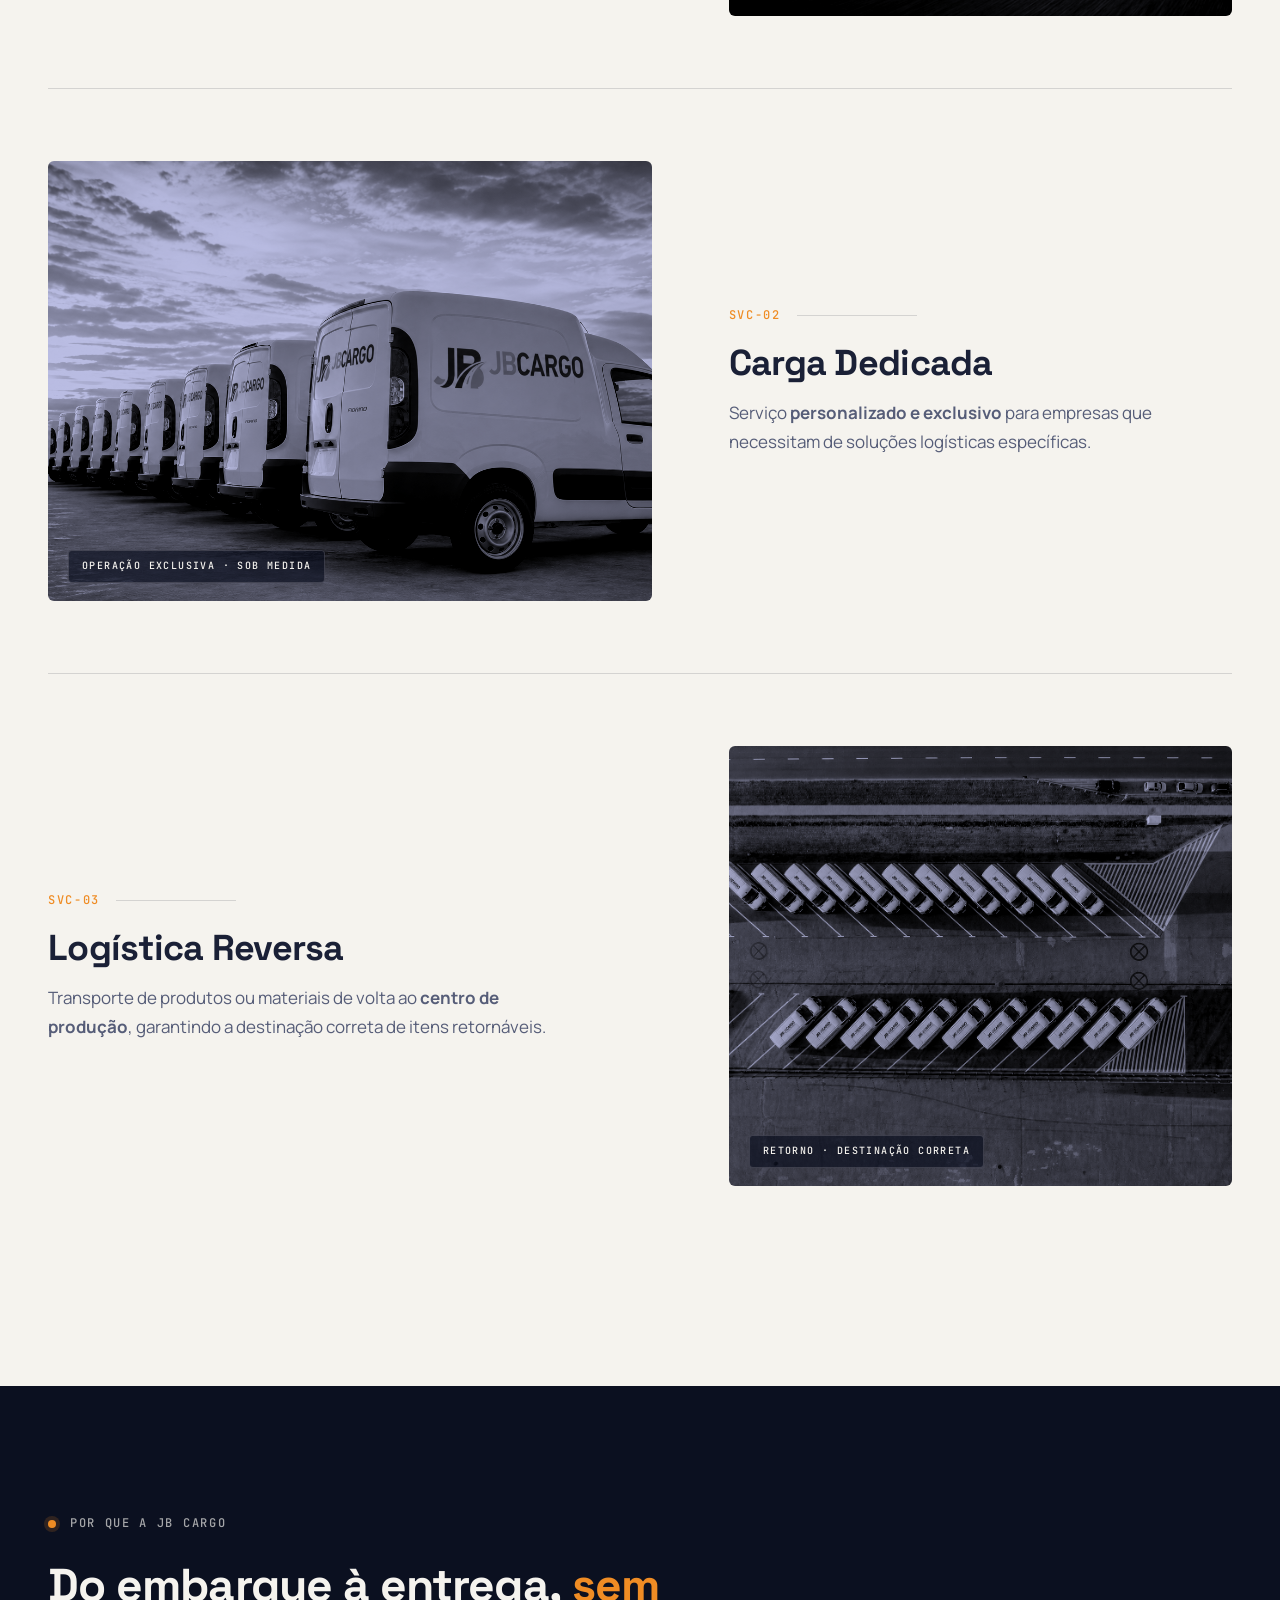
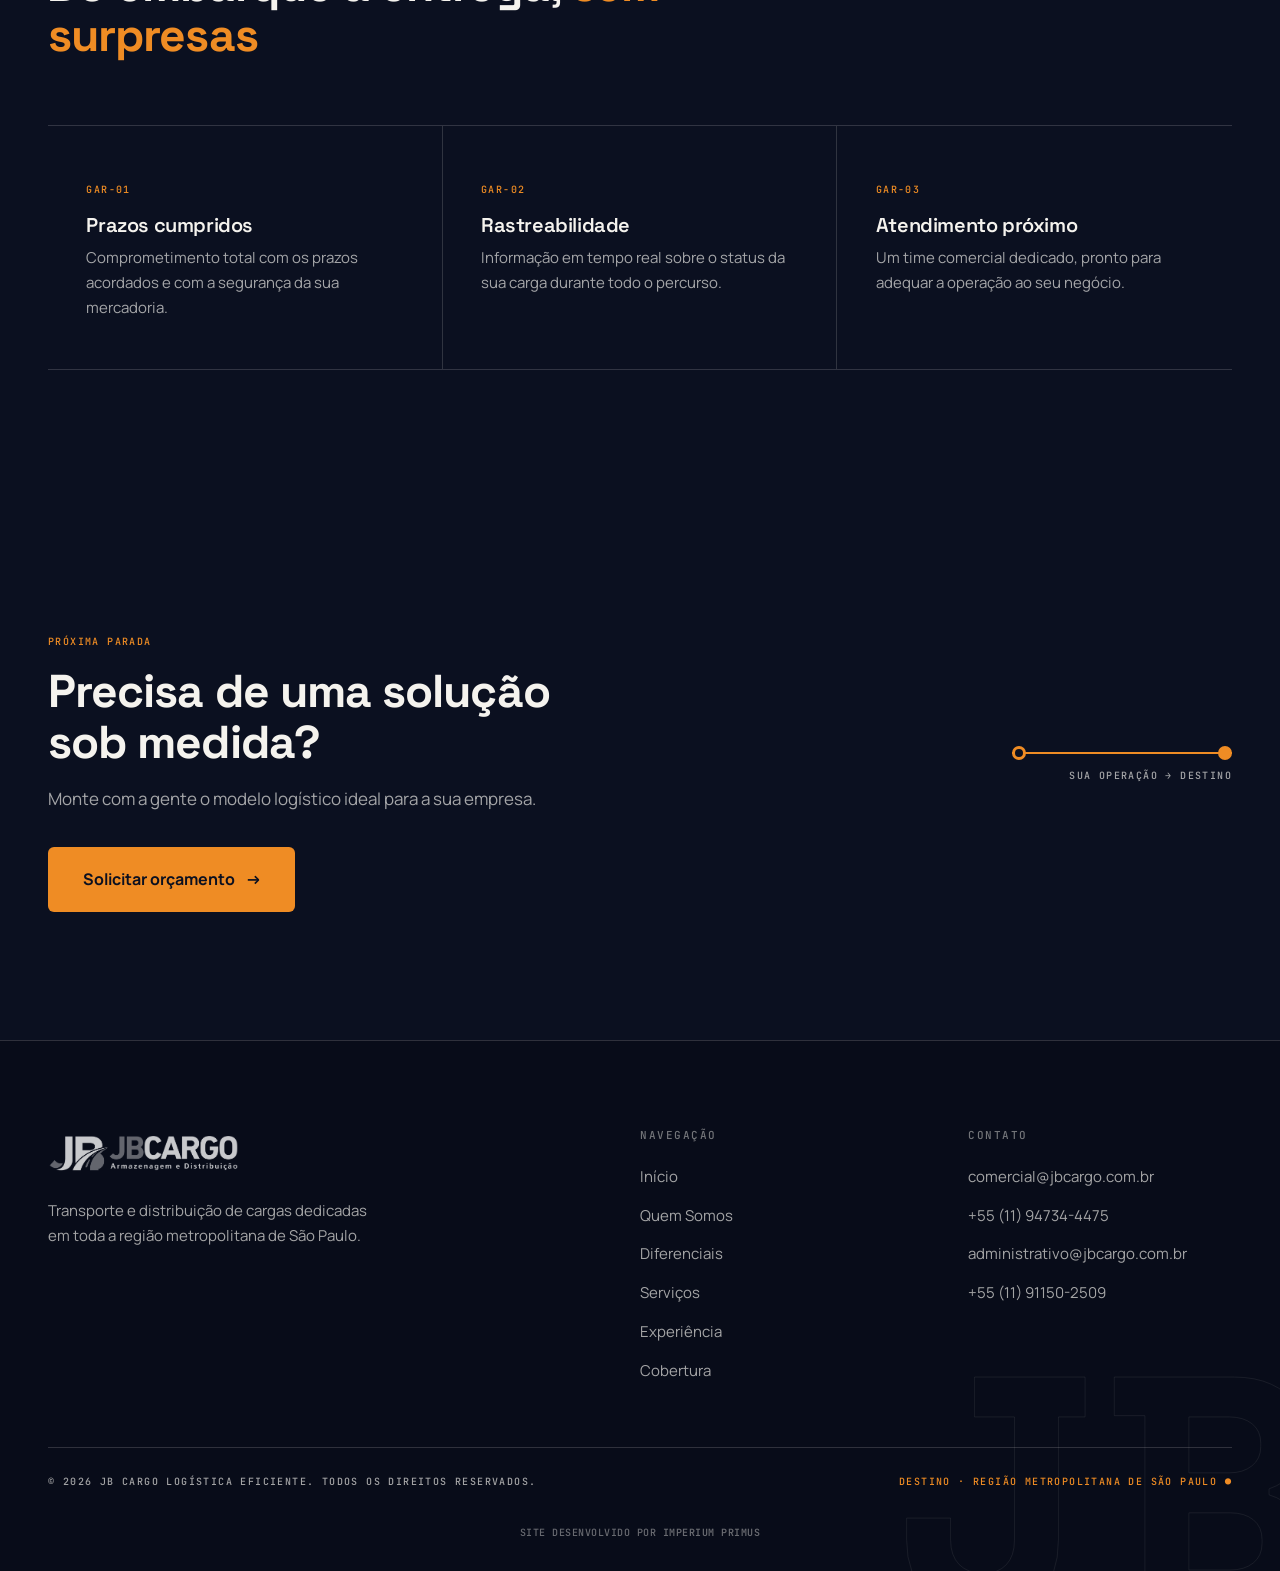
<file: docs/servicos.html>
<!DOCTYPE html>
<html lang="pt-BR">
<head>
<meta charset="UTF-8">
<meta name="viewport" content="width=device-width, initial-scale=1">
<title>Nossos Serviços JB Cargo</title>
<meta name="description" content="Carga fechada, carga dedicada e logística reversa: soluções logísticas completas da JB Cargo.">
<link rel="icon" href="assets/img/slogo-color.png">
<link rel="preconnect" href="https://fonts.googleapis.com">
<link rel="preconnect" href="https://fonts.gstatic.com" crossorigin>
<link href="https://fonts.googleapis.com/css2?family=Space+Grotesk:wght@400;500;600;700&family=Manrope:wght@400;500;600;700;800&family=JetBrains+Mono:wght@400;500;600&family=IBM+Plex+Sans+Condensed:wght@600;700&display=swap" rel="stylesheet">
<link rel="stylesheet" href="assets/css/style.css">
</head>
<body>

<div class="route-progress" aria-hidden="true"></div>

<header class="masthead">
  <div class="topbar" aria-hidden="true">
    <div class="topbar__in shell">
      <span class="mono-xs">Logística Eficiente · Região Metropolitana de São Paulo</span>
      <span class="mono-xs"><a href="mailto:comercial@jbcargo.com.br">comercial@jbcargo.com.br</a> · <a href="tel:+5511947344475">+55 (11) 94734-4475</a></span>
    </div>
  </div>
  <nav class="nav shell" aria-label="Principal">
    <a class="brand" href="index.html" aria-label="JB Cargo início"><img class="brand__logo brand__logo--light" src="assets/img/logo-branco.png" alt=""><img class="brand__logo brand__logo--color" src="assets/img/logo-color.webp" alt="JB Cargo Armazenagem e Distribuicao"></a>
    <button class="burger" aria-label="Abrir menu" aria-expanded="false" aria-controls="menu"><span></span><span></span><span></span></button>
    <ul class="mainnav" id="menu">
      <li><a href="index.html" class="navlink">Início</a></li>
      <li><a href="quem-somos.html" class="navlink">Quem Somos</a></li>
      <li><a href="diferenciais.html" class="navlink">Diferenciais</a></li>
      <li><a href="servicos.html" class="navlink is-active" aria-current="page">Serviços</a></li>
      <li><a href="experiencia.html" class="navlink">Experiência</a></li>
      <li><a href="cobertura.html" class="navlink">Cobertura</a></li>
      <li class="nav__cta"><a class="btn" href="contato.html">Solicitar orçamento</a></li>
    </ul>
  </nav>
</header>

<main>
<section class="pagehead">
  <div class="pagehead__media"><img src="assets/img/servicos.png" alt="Armazém com empilhadeira e paletes" style="object-position:center 65%" fetchpriority="high"></div>
  <div class="pagehead__tint" aria-hidden="true"></div>
  <div class="pagehead__inner shell">
    <div class="crumb mono-xs"><a href="index.html">Início</a> <span class="sep" aria-hidden="true">/</span> <span>Serviços</span></div>
    <h1>Nossos <em>Serviços</em></h1>
    <p class="pagehead__lead">Soluções logísticas completas e personalizadas para atender a sua operação de forma eficiente.</p>
    <div class="pagehead__rule" aria-hidden="true"></div>
  </div>
</section>

<!-- Fichas técnicas -->
<section class="section">
  <div class="shell">
    <div class="headline reveal">
      <div class="eyebrow"><span class="dot" aria-hidden="true"></span><span class="mono">Especialidades · Fichas de serviço</span></div>
      <h2 class="h2">Como podemos atender você</h2>
      <p class="lead" style="margin-top:18px">Cada modalidade foi pensada para garantir segurança, agilidade e previsibilidade em toda a cadeia logística.</p>
    </div>

    <article class="ficha reveal">
      <div class="ficha__body">
        <div class="ficha__head"><span class="idx mono">SVC-01</span><span class="rule" aria-hidden="true"></span></div>
        <h3>Carga Fechada</h3>
        <p>Transporte de mercadorias para um único destinatário, com <strong>rota e tempo de carga/descarga</strong> previamente definidos.</p>
      </div>
      <div class="media">
        <img src="assets/img/hero-caminhao.png" alt="Caminhão de carga fechada em rodovia" loading="lazy">
        <span class="media__tag mono-xs">Rota única · destinatário único</span>
      </div>
    </article>

    <article class="ficha ficha--rev reveal">
      <div class="ficha__body">
        <div class="ficha__head"><span class="idx mono">SVC-02</span><span class="rule" aria-hidden="true"></span></div>
        <h3>Carga Dedicada</h3>
        <p>Serviço <strong>personalizado e exclusivo</strong> para empresas que necessitam de soluções logísticas específicas.</p>
      </div>
      <div class="media">
        <img src="assets/img/diferenciais.png" alt="Baús de carga dedicada da JB Cargo" loading="lazy">
        <span class="media__tag mono-xs">Operação exclusiva · sob medida</span>
      </div>
    </article>

    <article class="ficha reveal">
      <div class="ficha__body">
        <div class="ficha__head"><span class="idx mono">SVC-03</span><span class="rule" aria-hidden="true"></span></div>
        <h3>Logística Reversa</h3>
        <p>Transporte de produtos ou materiais de volta ao <strong>centro de produção</strong>, garantindo a destinação correta de itens retornáveis.</p>
      </div>
      <div class="media">
        <img src="assets/img/quem-somos.png" alt="Movimentação de itens retornáveis em armazém" loading="lazy">
        <span class="media__tag mono-xs">Retorno · destinação correta</span>
      </div>
    </article>
  </div>
</section>

<!-- Por que a JB Cargo colunas hairline -->
<section class="section sec--ink">
  <div class="shell">
    <div class="headline reveal">
      <div class="eyebrow"><span class="dot" aria-hidden="true"></span><span class="mono">Por que a JB Cargo</span></div>
      <h2 class="h2">Do embarque à entrega, <em>sem surpresas</em></h2>
    </div>
    <div class="cols3 reveal" data-delay="1">
      <div class="col3">
        <span class="mono-xs">GAR-01</span>
        <h3>Prazos cumpridos</h3>
        <p>Comprometimento total com os prazos acordados e com a segurança da sua mercadoria.</p>
      </div>
      <div class="col3">
        <span class="mono-xs">GAR-02</span>
        <h3>Rastreabilidade</h3>
        <p>Informação em tempo real sobre o status da sua carga durante todo o percurso.</p>
      </div>
      <div class="col3">
        <span class="mono-xs">GAR-03</span>
        <h3>Atendimento próximo</h3>
        <p>Um time comercial dedicado, pronto para adequar a operação ao seu negócio.</p>
      </div>
    </div>
  </div>
</section>

<section class="cta">
  <div class="shell">
    <div class="cta__inner reveal">
      <div>
        <span class="mono-xs" style="color:var(--amber)">Próxima parada</span>
        <h2>Precisa de uma solução sob medida?</h2>
        <p>Monte com a gente o modelo logístico ideal para a sua empresa.</p>
        <div class="cta__actions"><a class="btn btn--lg" href="contato.html">Solicitar orçamento <span class="arr" aria-hidden="true">→</span></a></div>
      </div>
      <div class="cta__route" aria-hidden="true">
        <div class="cta__line"></div>
        <span class="mono-xs">Sua operação → Destino</span>
      </div>
    </div>
  </div>
</section>
</main>

<footer class="footer">
  <div class="footer__wm" aria-hidden="true">JB</div>
  <div class="shell">
    <div class="footer__grid">
      <div class="footer__brand">
        <img src="assets/img/logo-branco.png" alt="JB Cargo">
        <p class="footer__desc">Transporte e distribuição de cargas dedicadas em toda a região metropolitana de São Paulo.</p>
      </div>
      <div>
        <h4>Navegação</h4>
        <ul>
          <li><a href="index.html">Início</a></li>
          <li><a href="quem-somos.html">Quem Somos</a></li>
          <li><a href="diferenciais.html">Diferenciais</a></li>
          <li><a href="servicos.html">Serviços</a></li>
          <li><a href="experiencia.html">Experiência</a></li>
          <li><a href="cobertura.html">Cobertura</a></li>
        </ul>
      </div>
      <div>
        <h4>Contato</h4>
        <ul>
          <li><a href="mailto:comercial@jbcargo.com.br">comercial@jbcargo.com.br</a></li>
          <li><a href="tel:+5511947344475">+55 (11) 94734-4475</a></li>
          <li><a href="mailto:administrativo@jbcargo.com.br">administrativo@jbcargo.com.br</a></li>
          <li><a href="tel:+5511911502509">+55 (11) 91150-2509</a></li>
        </ul>
      </div>
    </div>
    <div class="footer__bottom">
      <span class="mono-xs">© <span data-year>2026</span> JB Cargo Logística Eficiente. Todos os direitos reservados.</span>
      <span class="mono-xs dest">Destino · Região Metropolitana de São Paulo ●</span>
    </div>
    <div class="footer__credit mono-xs">Site desenvolvido por <strong>Imperium Primus</strong></div>
  </div>
</footer>

<script src="assets/js/main.js"></script>
</body>
</html>
</file>
<file: docs/assets/css/style.css>
/* =====================================================================
   JB CARGO — Design System "MANIFESTO"
   O documento da operação logística elevado a design editorial.
   Ink Navy · Indigo · Amber · Warm Paper — hairlines, monospace
   operacional, fotografia duotone navy e a Linha de Rota.
   ===================================================================== */

/* =====================================================================
   1. TOKENS
   ===================================================================== */
:root{
  /* Cor — papéis fixos */
  --ink:#0B1020;
  --ink-800:#11172E;
  --ink-900:#080C19;
  --indigo:#2A3288;
  --indigo-300:#7A82D9;
  --amber:#EF8C24;
  --amber-600:#D97A15;
  --paper:#F5F3EE;
  --paper-dim:#EDEAE2;

  /* Texto */
  --tx:#1A2036;
  --tx-mut:#565D78;
  --tx-inv:var(--paper);
  --tx-inv-dim:rgba(245,243,238,.66);
  --tx-inv-faint:rgba(245,243,238,.45);

  /* Hairlines */
  --hl-l:rgba(11,16,32,.14);
  --hl-d:rgba(245,243,238,.16);

  /* Tipografia */
  --f-disp:'Space Grotesk',sans-serif;
  --f-text:'Manrope',sans-serif;
  --f-mono:'JetBrains Mono',ui-monospace,'Cascadia Mono',Consolas,monospace;

  --fs-display:clamp(2.35rem,7vw,6.5rem);
  --fs-h1:clamp(2.4rem,5.5vw,4.25rem);
  --fs-h2:clamp(2rem,3.6vw,3.125rem);
  --fs-h3:1.375rem;
  --fs-lead:1.125rem;

  /* Geometria */
  --r:6px;
  --r-sm:4px;
  --shell:1360px;
  --gutter:clamp(20px,4vw,48px);
  --sec-y:clamp(80px,10vw,140px);

  /* Movimento */
  --ease:cubic-bezier(.22,1,.36,1);
  --shadow:0 24px 60px rgba(11,16,32,.18);
}

/* =====================================================================
   2. BASE
   ===================================================================== */
*,*::before,*::after{box-sizing:border-box}
html{scroll-behavior:smooth}
body{
  margin:0;
  font-family:var(--f-text);
  font-size:1rem;
  line-height:1.65;
  color:var(--tx);
  background:var(--paper);
  -webkit-font-smoothing:antialiased;
  overflow-x:hidden;
}
img{max-width:100%;display:block}
a{color:inherit}
h1,h2,h3,h4{font-family:var(--f-disp);letter-spacing:-.02em;line-height:1.1;margin:0}
p{margin:0}
ul{margin:0;padding:0;list-style:none}
button{font:inherit;background:none;border:none;cursor:pointer;color:inherit}
::selection{background:var(--amber);color:var(--ink)}

:focus-visible{outline:2px solid var(--amber);outline-offset:2px;border-radius:2px}

.shell{max-width:var(--shell);margin:0 auto;padding-left:var(--gutter);padding-right:var(--gutter)}

/* Ênfase display: peso + âmbar, nunca itálico */
h1 em,h2 em{font-style:normal;color:var(--amber)}

/* Voz operacional */
.mono{font-family:var(--f-mono);text-transform:uppercase;letter-spacing:.14em;font-size:.75rem;font-weight:500}
.mono-xs{font-family:var(--f-mono);text-transform:uppercase;letter-spacing:.14em;font-size:.625rem;font-weight:500}

/* Eyebrow — waypoint da Linha de Rota */
.eyebrow{display:flex;align-items:center;gap:14px;margin-bottom:26px}
.eyebrow .dot{flex:none;width:8px;height:8px;border-radius:50%;background:var(--amber);box-shadow:0 0 0 4px rgba(239,140,36,.16)}
.eyebrow .mono{color:var(--tx-mut)}
.sec--ink .eyebrow .mono,.pagehead .eyebrow .mono{color:var(--tx-inv-dim)}

.h2{font-size:var(--fs-h2);font-weight:700}
.lead{font-size:var(--fs-lead);color:var(--tx-mut)}
.sec--ink .lead{color:var(--tx-inv-dim)}

/* =====================================================================
   3. BOTÕES
   ===================================================================== */
.btn{
  display:inline-flex;align-items:center;justify-content:center;gap:12px;
  font-family:var(--f-text);font-weight:700;font-size:.9375rem;
  padding:15px 28px;border-radius:var(--r);text-decoration:none;
  border:1px solid transparent;white-space:nowrap;cursor:pointer;
  background:var(--amber);color:var(--ink);
  transition:background .3s var(--ease),border-color .3s var(--ease),color .3s var(--ease);
}
.btn:hover{background:var(--amber-600)}
.btn .arr{font-family:var(--f-disp);font-weight:600;transition:transform .3s var(--ease)}
.btn:hover .arr{transform:translateX(4px)}

.btn--ghost{background:transparent;color:var(--tx);border-color:var(--hl-l)}
.btn--ghost:hover{background:transparent;border-color:rgba(11,16,32,.4)}
.sec--ink .btn--ghost,.hero .btn--ghost,.cta .btn--ghost,.pagehead .btn--ghost{color:var(--tx-inv);border-color:var(--hl-d)}
.sec--ink .btn--ghost:hover,.hero .btn--ghost:hover,.cta .btn--ghost:hover{border-color:rgba(245,243,238,.4)}

.btn--lg{padding:18px 34px;font-size:1rem}
.btn--block{width:100%}
.btn--wa svg{width:20px;height:20px;flex:none}

/* Selo operacional */
.badge{
  display:inline-flex;align-items:center;gap:10px;padding:9px 16px;
  border:1px solid var(--hl-d);border-radius:var(--r-sm);
  color:var(--tx-inv-dim);background:rgba(8,12,25,.5);
}
.badge i{width:6px;height:6px;border-radius:50%;background:var(--amber)}

/* =====================================================================
   4. LINHA DE ROTA — progresso global
   ===================================================================== */
.route-progress{
  position:fixed;top:0;left:0;right:0;height:2px;z-index:120;
  background:var(--amber);transform-origin:0 50%;transform:scaleX(0);
  pointer-events:none;
}

/* =====================================================================
   5. CABEÇALHO
   ===================================================================== */
/* cabeçalho: invisível (transparente) no topo, sólido claro ao rolar */
.masthead{position:fixed;top:0;left:0;right:0;z-index:100;background:transparent;transition:background .35s var(--ease),box-shadow .35s var(--ease)}
.masthead.is-scrolled{background:var(--paper);box-shadow:0 6px 20px rgba(11,16,32,.10)}

.topbar{border-bottom:1px solid var(--hl-d);overflow:hidden;max-height:60px;transition:max-height .35s var(--ease),opacity .3s}
.masthead.is-scrolled .topbar{max-height:0;opacity:0;border-bottom-color:transparent}
.topbar__in{display:flex;justify-content:space-between;align-items:center;gap:16px;padding-top:6px;padding-bottom:6px}
/* topbar só aparece no topo (sobre a foto): texto branco com sombra p/ leitura */
.topbar__in .mono-xs{color:#fff;text-shadow:0 1px 10px rgba(0,0,0,.5)}
.topbar__in a{text-decoration:none;transition:color .25s;color:#fff}
.topbar__in a:hover{color:var(--amber)}

.nav{display:flex;align-items:center;justify-content:space-between;gap:24px;padding-top:11px;padding-bottom:11px}
.brand{display:inline-flex;align-items:center;text-decoration:none}
/* logo horizontal: branca no topo (sobre a foto), colorida ao rolar (barra clara) */
.brand__logo{height:40px;width:auto;display:block}
.brand__logo--color{display:none}
.masthead.is-scrolled .brand__logo--light{display:none}
.masthead.is-scrolled .brand__logo--color{display:block}
.masthead:not(.is-scrolled) .brand__logo--light{filter:drop-shadow(0 1px 8px rgba(0,0,0,.4))}
.mainnav{display:flex;align-items:center;gap:clamp(18px,2.4vw,34px)}
.navlink{
  color:var(--ink);text-decoration:none;font-size:.9375rem;font-weight:600;
  position:relative;padding-bottom:6px;transition:color .25s;
}
/* no topo: links do menu em branco com sombra p/ legibilidade sobre a foto */
.masthead:not(.is-scrolled) .navlink{color:#fff;text-shadow:0 1px 10px rgba(0,0,0,.5)}
/* breadcrumb fica sobre a foto escura do pagehead — mantém sombra p/ legibilidade */
.crumb{text-shadow:0 1px 10px rgba(0,0,0,.5)}
.navlink:hover{color:var(--amber)}
.navlink.is-active{color:var(--amber)}
.navlink.is-active::after{content:'';position:absolute;left:0;bottom:0;width:22px;height:2px;background:var(--amber);border-radius:2px}
.navlink.is-active::before{content:'';position:absolute;left:26px;bottom:-1px;width:4px;height:4px;border-radius:50%;background:var(--amber)}
.nav__cta .btn{padding:12px 22px}

.burger{display:none;flex-direction:column;gap:5px;padding:10px;z-index:130}
.burger span{width:24px;height:2px;background:var(--ink);border-radius:2px;transition:transform .3s var(--ease),opacity .3s,background .3s}
/* no topo (barra transparente) e com o menu aberto (overlay escuro): barras claras */
.masthead:not(.is-scrolled) .burger span,
.nav.open .burger span{background:var(--paper)}

/* Menu mobile — painel de despacho em tela cheia */
@media (max-width:960px){
  .burger{display:flex}
  .mainnav{
    position:fixed;inset:0;flex-direction:column;justify-content:center;align-items:flex-start;
    gap:8px;padding:100px var(--gutter) 60px;background:var(--ink-900);
    opacity:0;visibility:hidden;transition:opacity .35s var(--ease),visibility .35s;
  }
  .nav.open .mainnav{opacity:1;visibility:visible}
  .navlink{font-family:var(--f-disp);font-size:2rem;font-weight:600;padding:10px 0;color:var(--paper)}
  .navlink:hover,.navlink.is-active{color:var(--amber)}
  .navlink.is-active::after{width:34px;bottom:6px}
  .navlink.is-active::before{left:38px;bottom:5px}
  .nav__cta{margin-top:24px}
  .nav__cta .btn{padding:16px 30px;font-size:1rem}
  .nav.open .burger span:nth-child(1){transform:translateY(7px) rotate(45deg)}
  .nav.open .burger span:nth-child(2){opacity:0}
  .nav.open .burger span:nth-child(3){transform:translateY(-7px) rotate(-45deg)}
  .topbar{display:none}
}

/* =====================================================================
   6. HERO (home) — composição cinematográfica
   ===================================================================== */
.hero{position:relative;min-height:82vh;display:flex;flex-direction:column;justify-content:flex-end;background:var(--ink);overflow:hidden}
.hero__media{position:absolute;inset:0}
.hero__media img{
  width:100%;height:100%;object-fit:cover;object-position:center 50%;
  transform:scale(1.03);
}
/* gradiente no topo (menu/logo) e no rodapé (texto) — a foto fica em cor cheia no meio */
.hero__tint{position:absolute;inset:0;pointer-events:none;background:
  linear-gradient(to bottom, rgba(8,12,25,.66) 0%, rgba(8,12,25,0) 30%),
  linear-gradient(to top, rgba(8,12,25,.9) 0%, rgba(8,12,25,.34) 28%, rgba(8,12,25,0) 56%),
  linear-gradient(to right, rgba(8,12,25,.72) 0%, rgba(8,12,25,.34) 32%, rgba(8,12,25,0) 62%)}
.hero__body{position:relative;width:100%;padding-top:clamp(120px,20vh,210px)}
/* título e lead puxados até ~200px da borda esquerda real da tela em telas largas.
   min(0px, …) garante que NUNCA vire margem positiva: abaixo do shell (1360px) o
   valor seria positivo e empurraria o texto para a direita — por isso é travado em 0,
   alinhando o conteúdo ao gutter em notebook, tablet e celular. */
.hero{--bleed-left:min(0px, calc(200px - var(--gutter) - max(0px, (100vw - var(--shell)) / 2)))}
.hero__title{
  margin:34px 0 0 var(--bleed-left);color:var(--paper);font-weight:700;line-height:.96;
  font-size:var(--fs-display);
  text-shadow:0 2px 22px rgba(0,0,0,.5);
}
.hero__title .l2{display:block;padding-left:0}
.hero__lead{margin:30px 0 0 var(--bleed-left);max-width:540px;font-size:var(--fs-lead);color:rgba(245,243,238,.9);text-shadow:0 1px 12px rgba(0,0,0,.55)}

/* Faixa de operação — o documento ancorado na base */
.ops{position:relative;margin-top:clamp(72px,11vh,110px);border-top:1px solid var(--hl-d);background:rgba(8,12,25,.72);backdrop-filter:blur(6px)}
.ops__in{display:grid;grid-template-columns:auto 1fr 1fr 1fr;max-width:var(--shell);margin:0 auto}
.ops__cell{padding:26px 38px;border-right:1px solid var(--hl-d);display:flex;flex-direction:column;justify-content:center}
.ops__cell--cta{flex-direction:row;align-items:center;gap:14px;padding-left:var(--gutter)}
.ops__cell:last-child{border-right:none}
.ops__n{font-family:var(--f-disp);font-size:clamp(1.8rem,2.8vw,2.5rem);font-weight:700;color:var(--paper);line-height:1}
.ops__l{margin-top:8px;color:var(--tx-inv-dim)}

@media (max-width:1080px){
  .ops__in{grid-template-columns:1fr 1fr 1fr}
  .ops__cell--cta{grid-column:1/-1;border-right:none;border-bottom:1px solid var(--hl-d);flex-wrap:wrap}
}
@media (max-width:640px){
  .ops__in{grid-template-columns:1fr}
  .ops__cell{border-right:none;border-bottom:1px solid var(--hl-d);padding:16px var(--gutter)}
  .ops__cell:last-child{border-bottom:none}
  .ops__cell--cta{gap:12px}
  .ops__cell--cta .btn{flex:1 1 auto;min-width:0}
}

/* Hero — equilíbrio vertical e proporções em telas menores.
   Mantém a identidade (imagem + tint + barra de operação), apenas evita
   que o topo fique alto demais e que o conteúdo empurre a dobra. */
@media (max-width:768px){
  .hero{min-height:76vh}
  .hero__body{padding-top:clamp(104px,15vh,150px)}
  .ops{margin-top:clamp(40px,7vh,72px)}
}
@media (max-width:480px){
  .hero{min-height:72vh}
  .hero__title{margin-top:22px}
  .hero__lead{margin-top:20px}
}

/* =====================================================================
   7. PAGEHEAD — heros internos
   ===================================================================== */
/* topos internos com a mesma altura do hero da home */
.pagehead{position:relative;min-height:82vh;display:flex;flex-direction:column;justify-content:flex-end;background:var(--ink);overflow:hidden}
.pagehead--low{min-height:82vh}
.pagehead__media{position:absolute;inset:0}
.pagehead__media img{
  width:100%;height:100%;object-fit:cover;object-position:center 45%;
  transform:scale(1.03);
}
.pagehead--color .pagehead__media img{filter:none}
/* topos internos: tom alaranjado um pouco mais escuro (clima da home) p/ legibilidade */
.pagehead__tint{position:absolute;inset:0;pointer-events:none;background:
  linear-gradient(to bottom, rgba(10,10,20,.6) 0%, rgba(10,10,20,0) 32%),
  linear-gradient(to top, rgba(22,11,3,.95) 0%, rgba(44,23,8,.62) 34%, rgba(44,23,8,.16) 64%),
  linear-gradient(rgba(224,120,26,.28), rgba(138,66,14,.36))}
.pagehead__inner{position:relative;width:100%;padding-top:150px;padding-bottom:clamp(48px,7vh,80px)}
.crumb{display:flex;align-items:center;gap:12px;color:var(--tx-inv-dim);margin-bottom:22px}
.crumb a{text-decoration:none;transition:color .25s}
.crumb a:hover{color:var(--paper)}
.crumb .sep{color:var(--amber)}
.pagehead h1{font-size:var(--fs-h1);font-weight:700;color:var(--paper);text-shadow:0 2px 22px rgba(0,0,0,.5)}
.pagehead__lead{margin-top:20px;max-width:560px;font-size:var(--fs-lead);color:rgba(245,243,238,.9);text-shadow:0 1px 12px rgba(0,0,0,.55)}
.pagehead__rule{height:2px;width:96px;background:var(--amber);margin-top:34px;position:relative}
.pagehead__rule::after{content:'';position:absolute;right:-5px;top:-4px;width:10px;height:10px;border-radius:50%;background:var(--amber)}

/* =====================================================================
   8. SEÇÕES
   ===================================================================== */
.section{padding:var(--sec-y) 0}
.sec--ink{background:var(--ink);color:var(--tx-inv)}
.sec--ink .h2,.sec--ink h2,.sec--ink h3{color:var(--paper)}

.headline{max-width:720px;margin-bottom:clamp(40px,6vw,64px)}
.headline--row{display:flex;justify-content:space-between;align-items:flex-end;gap:40px;flex-wrap:wrap;max-width:none}
.headline--row .lead{max-width:380px}

/* =====================================================================
   9. MÉTRICAS — faixa de operação editorial
   ===================================================================== */
.metrics{display:grid;grid-template-columns:repeat(4,1fr);border-top:1px solid var(--hl-l);border-bottom:1px solid var(--hl-l)}
.metric{padding:clamp(28px,4vw,44px) clamp(20px,2.6vw,36px);border-right:1px solid var(--hl-l)}
.metric:last-child{border-right:none}
.metric__num{font-family:var(--f-disp);font-size:clamp(2.6rem,4.6vw,4rem);font-weight:700;line-height:1;color:var(--tx)}
.metric__label{margin-top:12px;font-size:.875rem;color:var(--tx-mut);max-width:210px}
@media (max-width:900px){
  .metrics{grid-template-columns:1fr 1fr}
  .metric:nth-child(2){border-right:none}
  .metric:nth-child(1),.metric:nth-child(2){border-bottom:1px solid var(--hl-l)}
}
@media (max-width:480px){
  .metrics{grid-template-columns:1fr}
  .metric{border-right:none;border-bottom:1px solid var(--hl-l)}
  .metric:last-child{border-bottom:none}
}

/* Métricas em coluna (cobertura) */
.metrics--col{display:flex;flex-direction:column;border:1px solid var(--hl-l);border-radius:var(--r);overflow:hidden}
.metrics--col .metric{border-right:none;border-bottom:1px solid var(--hl-l)}
.metrics--col .metric:last-child{border-bottom:none}

/* =====================================================================
   10. SPLIT EDITORIAL + FOTO DUOTONE
   ===================================================================== */
.split{display:grid;grid-template-columns:5fr 6fr;gap:clamp(40px,6vw,80px);align-items:center}
.split--rev{grid-template-columns:6fr 5fr}
.media{position:relative;border-radius:var(--r);overflow:hidden;min-height:440px}
.media img{
  position:absolute;inset:0;width:100%;height:100%;object-fit:cover;
  filter:grayscale(1) brightness(.68) contrast(1.15) sepia(.3) hue-rotate(198deg) saturate(2.2);
  transition:filter .4s var(--ease);
}
.media--color img{filter:none}
.media:hover img{filter:none}
.media__tag{
  position:absolute;left:20px;bottom:18px;z-index:1;color:var(--paper);
  background:rgba(11,16,32,.68);padding:7px 13px;border-radius:var(--r-sm);
  border:1px solid var(--hl-d);
}
@media (max-width:900px){
  .split,.split--rev{grid-template-columns:1fr}
  .media{min-height:320px}
}

/* Checklist de romaneio */
.ticks{margin-top:6px}
.ticks li{display:flex;align-items:center;gap:14px;font-size:1rem;padding:15px 0;border-bottom:1px solid var(--hl-l)}
.ticks li:last-child{border-bottom:none}
.tk{
  flex:none;width:20px;height:20px;border:1px solid rgba(11,16,32,.3);border-radius:var(--r-sm);
  display:flex;align-items:center;justify-content:center;color:var(--amber);
}
.tk svg{width:12px;height:12px}
.sec--ink .ticks li{border-bottom-color:var(--hl-d);color:var(--tx-inv-dim)}
.sec--ink .tk{border-color:var(--hl-d)}

/* Pull-quote editorial */
.pullquote{
  font-family:var(--f-disp);font-size:clamp(1.75rem,3.4vw,2.75rem);font-weight:600;
  line-height:1.18;letter-spacing:-.02em;
  border-left:2px solid var(--amber);padding-left:clamp(20px,3vw,40px);
  margin:clamp(36px,5vw,56px) 0;
}

/* =====================================================================
   11. ÍNDICE DE SERVIÇOS — linhas de manifesto
   ===================================================================== */
.svc-index{border-top:1px solid var(--hl-d)}
.svc-row{
  display:grid;grid-template-columns:120px 320px 1fr 60px;align-items:center;gap:32px;
  padding:32px 22px;border-bottom:1px solid var(--hl-d);border-left:2px solid transparent;
  text-decoration:none;transition:background .3s var(--ease),border-color .3s var(--ease);
}
.svc-row:hover{border-left-color:var(--amber);background:var(--ink-800)}
.svc-row .idx{color:var(--amber)}
.svc-row .t{font-family:var(--f-disp);font-size:clamp(1.35rem,2.2vw,1.75rem);font-weight:600;color:var(--paper);letter-spacing:-.01em}
.svc-row .d{font-size:.9375rem;color:var(--tx-inv-dim);max-width:560px}
.svc-row .arr{font-family:var(--f-disp);color:var(--amber);font-size:1.6rem;text-align:right;transition:transform .3s var(--ease)}
.svc-row:hover .arr{transform:translateX(6px)}
@media (max-width:900px){
  .svc-row{grid-template-columns:80px 1fr 40px;grid-template-areas:"idx t arr" "idx d arr";row-gap:8px}
  .svc-row .idx{grid-area:idx}.svc-row .t{grid-area:t}.svc-row .d{grid-area:d}.svc-row .arr{grid-area:arr}
}
@media (max-width:560px){
  .svc-row{grid-template-columns:1fr 40px;grid-template-areas:"idx arr" "t arr" "d arr";padding:24px 14px}
}

/* =====================================================================
   12. BANNER FULL-BLEED (24/7)
   ===================================================================== */
.banner{position:relative;margin-top:clamp(56px,8vw,96px);border-radius:var(--r);overflow:hidden;min-height:380px;display:flex;align-items:center}
.banner__media{position:absolute;inset:0}
.banner__media img{width:100%;height:100%;object-fit:cover}
.banner__tint{position:absolute;inset:0;background:linear-gradient(90deg,rgba(8,12,25,.94) 0%,rgba(8,12,25,.78) 46%,rgba(8,12,25,.15) 100%)}
.banner__in{position:relative;padding:clamp(36px,5vw,64px);max-width:600px}
.banner__in h3{font-size:clamp(1.6rem,3vw,2.125rem);font-weight:700;color:var(--paper);margin:14px 0 12px}
.banner__in p{color:var(--tx-inv-dim);margin-bottom:28px}

/* =====================================================================
   13. TRÍPTICO DE SEGMENTOS
   ===================================================================== */
.trip{display:grid;grid-template-columns:4fr 3fr 5fr;gap:2px;margin-top:clamp(36px,5vw,56px);border-radius:var(--r);overflow:hidden}
.trip__cell{position:relative;min-height:460px;overflow:hidden;background:var(--ink-800)}
.trip__cell img{
  position:absolute;inset:0;width:100%;height:100%;object-fit:cover;
  filter:grayscale(1) brightness(.6) contrast(1.18) sepia(.3) hue-rotate(198deg) saturate(2.2);
  transition:filter .4s var(--ease),transform .6s var(--ease);
}
.trip__cell:hover img{filter:none;transform:scale(1.03)}
.trip__grad{position:absolute;inset:0;background:linear-gradient(180deg,rgba(11,16,32,0) 40%,rgba(11,16,32,.9) 100%)}
.trip__txt{position:absolute;left:26px;right:26px;bottom:24px}
.trip__txt .mono-xs{color:var(--amber)}
.trip__txt h3{color:var(--paper);font-size:1.375rem;font-weight:600;margin:10px 0 8px}
.trip__txt p{color:rgba(245,243,238,.72);font-size:.875rem}
.trip__hint{margin-top:16px;text-align:right;color:var(--tx-mut)}
@media (max-width:900px){
  .trip{grid-template-columns:1fr}
  .trip__cell{min-height:320px}
}

/* =====================================================================
   14. LEDGER — checklist de operação (diferenciais)
   ===================================================================== */
.ledger{border-top:1px solid var(--hl-d)}
.ledger__row{
  display:grid;grid-template-columns:110px 5fr 6fr;gap:clamp(24px,4vw,56px);align-items:start;
  padding:clamp(30px,4vw,44px) 20px;border-bottom:1px solid var(--hl-d);
  border-left:2px solid transparent;transition:background .3s var(--ease),border-color .3s var(--ease);
}
.ledger__row:hover{border-left-color:var(--amber);background:var(--ink-800)}
.ledger__num{font-family:var(--f-mono);font-size:.75rem;letter-spacing:.14em;color:var(--amber);padding-top:8px}
.ledger__row h3{font-size:clamp(1.35rem,2.4vw,1.875rem);font-weight:600;color:var(--paper)}
.ledger__row p{color:var(--tx-inv-dim);font-size:1rem}
@media (max-width:800px){
  .ledger__row{grid-template-columns:70px 1fr;grid-template-areas:"num t" "num d";row-gap:10px}
  .ledger__num{grid-area:num}
  .ledger__row h3{grid-area:t}
  .ledger__row p{grid-area:d}
}

/* Linha final divergente — convite */
.ledger-invite{
  display:flex;align-items:center;justify-content:space-between;gap:32px;flex-wrap:wrap;
  background:var(--paper);color:var(--tx);border-radius:var(--r);
  padding:clamp(32px,5vw,52px);margin-top:clamp(40px,6vw,64px);
}
.ledger-invite h3,.sec--ink .ledger-invite h3{font-size:clamp(1.4rem,2.6vw,1.9rem);font-weight:600;color:var(--tx)}
.ledger-invite p{color:var(--tx-mut);margin-top:8px;max-width:480px}

/* =====================================================================
   15. PARADAS DA ROTA — missão/visão/valores
   ===================================================================== */
.route-stops{position:relative;margin-top:clamp(40px,6vw,64px);padding-left:clamp(28px,4vw,44px)}
.route-stops::before{
  content:'';position:absolute;left:7px;top:8px;bottom:8px;width:2px;
  background:var(--amber);
}
.stop{position:relative;padding:0 0 clamp(40px,6vw,56px)}
.stop:last-child{padding-bottom:0}
.stop::before{
  content:'';position:absolute;left:calc(-1 * clamp(28px,4vw,44px));top:6px;
  width:16px;height:16px;border-radius:50%;background:var(--paper);
  border:3px solid var(--amber);
}
.stop .mono{color:var(--amber);display:block;margin-bottom:10px}
.stop h3{font-size:clamp(1.35rem,2.4vw,1.75rem);font-weight:600}
.stop p{margin-top:10px;color:var(--tx-mut);max-width:640px;font-size:1.0625rem}

/* =====================================================================
   16. FICHAS TÉCNICAS (serviços)
   ===================================================================== */
.ficha{display:grid;grid-template-columns:6fr 5fr;gap:clamp(40px,6vw,80px);align-items:center;padding:clamp(44px,6vw,72px) 0;border-bottom:1px solid var(--hl-l)}
.ficha:last-of-type{border-bottom:none}
.ficha--rev .ficha__body{order:2}
.ficha--rev .media{order:1}
.ficha__head{display:flex;align-items:center;gap:16px;margin-bottom:18px}
.ficha__head .idx{color:var(--amber)}
.ficha__head .rule{flex:1;height:1px;background:var(--hl-l);max-width:120px}
.ficha h3{font-size:clamp(1.6rem,3vw,2.25rem);font-weight:700}
.ficha p{margin-top:16px;font-size:1.0625rem;color:var(--tx-mut);max-width:520px}
@media (max-width:900px){
  .ficha{grid-template-columns:1fr}
  .ficha--rev .ficha__body{order:1}
  .ficha--rev .media{order:2}
}

/* Colunas hairline (por que a JB Cargo) */
.cols3{display:grid;grid-template-columns:1fr 1fr 1fr;border-top:1px solid var(--hl-d);border-bottom:1px solid var(--hl-d)}
.col3{padding:clamp(30px,4vw,48px) clamp(22px,3vw,40px);border-right:1px solid var(--hl-d)}
.col3:last-child{border-right:none}
.col3 .mono-xs{color:var(--amber)}
.col3 h3{font-size:1.25rem;font-weight:600;color:var(--paper);margin:14px 0 10px}
.col3 p{color:var(--tx-inv-dim);font-size:.9375rem}
@media (max-width:800px){
  .cols3{grid-template-columns:1fr}
  .col3{border-right:none;border-bottom:1px solid var(--hl-d)}
  .col3:last-child{border-bottom:none}
}

/* =====================================================================
   17. MAPA DE COBERTURA
   ===================================================================== */
.map{position:relative;border:1px solid var(--hl-l);border-radius:var(--r);padding:clamp(24px,4vw,48px);background:var(--ink)}
.map img{width:100%;height:auto;filter:grayscale(1) brightness(.42);opacity:.9}
.map__pin{position:absolute;width:14px;height:14px;margin:-7px 0 0 -7px}
.map__pin i{
  position:absolute;inset:0;border-radius:50%;background:var(--amber);
  box-shadow:0 0 0 3px rgba(239,140,36,.25);
}
.map__pin::after{
  content:'';position:absolute;inset:-8px;border-radius:50%;
  border:1px solid rgba(239,140,36,.5);
  animation:pin 2.4s var(--ease) infinite;
}
@keyframes pin{
  0%{transform:scale(.5);opacity:1}
  100%{transform:scale(1.8);opacity:0}
}
.map__tag{position:absolute;left:clamp(24px,4vw,48px);bottom:clamp(18px,3vw,32px);color:var(--tx-inv-dim)}

/* =====================================================================
   18. CONTATO — torre de controle
   ===================================================================== */
.contact-grid{display:grid;grid-template-columns:1fr 1fr;gap:0;border-radius:var(--r);overflow:hidden;box-shadow:var(--shadow)}
.contact-panel{padding:clamp(36px,5vw,64px)}
.contact-panel--ink{background:var(--ink);color:var(--tx-inv)}
.contact-panel--ink h2{color:var(--paper)}
.contact-panel--paper{background:var(--paper-dim)}
@media (max-width:900px){.contact-grid{grid-template-columns:1fr}}

/* Crachá de operação */
.info-card{border:1px solid var(--hl-d);border-radius:var(--r);padding:28px;margin-bottom:22px}
.info-card h3{font-size:1.375rem;font-weight:600;color:var(--paper)}
.info-card .role{font-family:var(--f-mono);text-transform:uppercase;letter-spacing:.14em;font-size:.625rem;color:var(--amber);margin:8px 0 18px}
.info-line{display:flex;align-items:center;gap:12px;padding:9px 0}
.info-line a{color:var(--tx-inv-dim);text-decoration:none;transition:color .25s}
.info-line a:hover{color:var(--paper)}
.ci{flex:none;width:34px;height:34px;border:1px solid var(--hl-d);border-radius:var(--r-sm);display:flex;align-items:center;justify-content:center;color:var(--amber)}
.ci svg{width:16px;height:16px}

/* Formulário de embarque */
.field{display:flex;flex-direction:column;gap:8px;margin-bottom:26px}
.field span{font-family:var(--f-mono);text-transform:uppercase;letter-spacing:.14em;font-size:.625rem;color:var(--tx-mut);font-weight:500}
.field input,.field textarea{
  background:transparent;border:none;border-bottom:1px solid var(--hl-l);
  padding:10px 2px;font-family:var(--f-text);font-size:1rem;color:var(--tx);
  outline:none;border-radius:0;resize:vertical;
  transition:border-color .3s var(--ease);
}
.field input:focus,.field textarea:focus{border-bottom-color:var(--amber)}
.field input::placeholder,.field textarea::placeholder{color:rgba(86,93,120,.55)}
.form-note{font-size:.8125rem;color:var(--tx-mut);margin-top:14px}

/* =====================================================================
   19. CTA FINAL
   ===================================================================== */
.cta{background:var(--ink);color:var(--tx-inv)}
.cta__inner{display:flex;align-items:center;justify-content:space-between;gap:48px;flex-wrap:wrap;padding:var(--sec-y) 0}
.cta__inner h2{font-size:var(--fs-h2);font-weight:700;color:var(--paper);margin-top:14px}
.cta__inner>div:first-child{max-width:580px}
.cta__inner p{color:var(--tx-inv-dim);font-size:1.0625rem;margin-top:18px}
.cta__actions{display:flex;gap:16px;margin-top:34px;flex-wrap:wrap}
.cta__route{display:flex;flex-direction:column;align-items:flex-end;gap:14px}
.cta__line{position:relative;width:220px;height:2px;background:var(--amber)}
.cta__line::before{content:'';position:absolute;left:0;top:-6px;width:14px;height:14px;border-radius:50%;background:var(--ink);border:3px solid var(--amber)}
.cta__line::after{content:'';position:absolute;right:0;top:-6px;width:14px;height:14px;border-radius:50%;background:var(--amber)}
.cta__route .mono-xs{color:var(--tx-inv-dim)}
@media (max-width:720px){.cta__route{display:none}}

/* =====================================================================
   20. FOOTER — manifesto final
   ===================================================================== */
.footer{background:var(--ink-900);color:var(--tx-inv);position:relative;overflow:hidden;border-top:1px solid var(--hl-d)}
.footer__wm{
  position:absolute;right:-40px;bottom:-90px;font-family:var(--f-disp);
  font-size:clamp(200px,26vw,360px);font-weight:700;line-height:1;
  color:transparent;-webkit-text-stroke:1px rgba(245,243,238,.07);
  pointer-events:none;user-select:none;
}
.footer__grid{display:grid;grid-template-columns:2fr 1fr 1fr;gap:clamp(36px,5vw,64px);padding:clamp(60px,8vw,88px) 0 clamp(40px,6vw,64px);position:relative}
.footer__brand img{height:48px;width:auto}
.footer__desc{color:var(--tx-inv-dim);font-size:.9375rem;max-width:340px;margin-top:22px}
.footer h4{
  font-family:var(--f-mono);text-transform:uppercase;letter-spacing:.14em;
  font-size:.6875rem;color:var(--tx-inv-faint);margin-bottom:22px;font-weight:500;
}
.footer ul{display:flex;flex-direction:column;gap:12px}
.footer a{color:var(--tx-inv-dim);text-decoration:none;font-size:.9375rem;transition:color .25s}
.footer a:hover{color:var(--paper)}
.footer__bottom{
  display:flex;justify-content:space-between;gap:20px;flex-wrap:wrap;
  border-top:1px solid var(--hl-d);padding:26px 0 34px;position:relative;
}
.footer__bottom .mono-xs{color:var(--tx-inv-dim)}
.footer__bottom .mono-xs.dest{color:var(--amber)}
.footer__credit{
  text-align:center;padding:0 0 30px;opacity:.62;
  color:var(--tx-inv-dim);letter-spacing:.05em;
}
.footer__credit strong{color:var(--tx-inv-dim);font-weight:600}
.footer__credit a{color:inherit;text-decoration:none;border-bottom:1px solid var(--hl-d)}
.footer__credit a:hover{color:var(--amber)}
@media (max-width:800px){.footer__grid{grid-template-columns:1fr;gap:36px}}

/* =====================================================================
   21. MOVIMENTO — reveal, reduced motion
   ===================================================================== */
.reveal{opacity:0;transform:translateY(18px);transition:opacity .65s var(--ease),transform .65s var(--ease)}
.reveal.in{opacity:1;transform:none}
.reveal[data-delay="1"]{transition-delay:.08s}
.reveal[data-delay="2"]{transition-delay:.16s}
.reveal[data-delay="3"]{transition-delay:.24s}
.reveal[data-delay="4"]{transition-delay:.32s}
.reveal[data-delay="5"]{transition-delay:.4s}

@media (prefers-reduced-motion:reduce){
  html{scroll-behavior:auto}
  .reveal{opacity:1;transform:none;transition:none}
  .map__pin::after{animation:none}
  .hero__media img,.pagehead__media img{transform:none}
  *,*::before,*::after{transition-duration:.01ms !important;animation-duration:.01ms !important}
}
</file>
